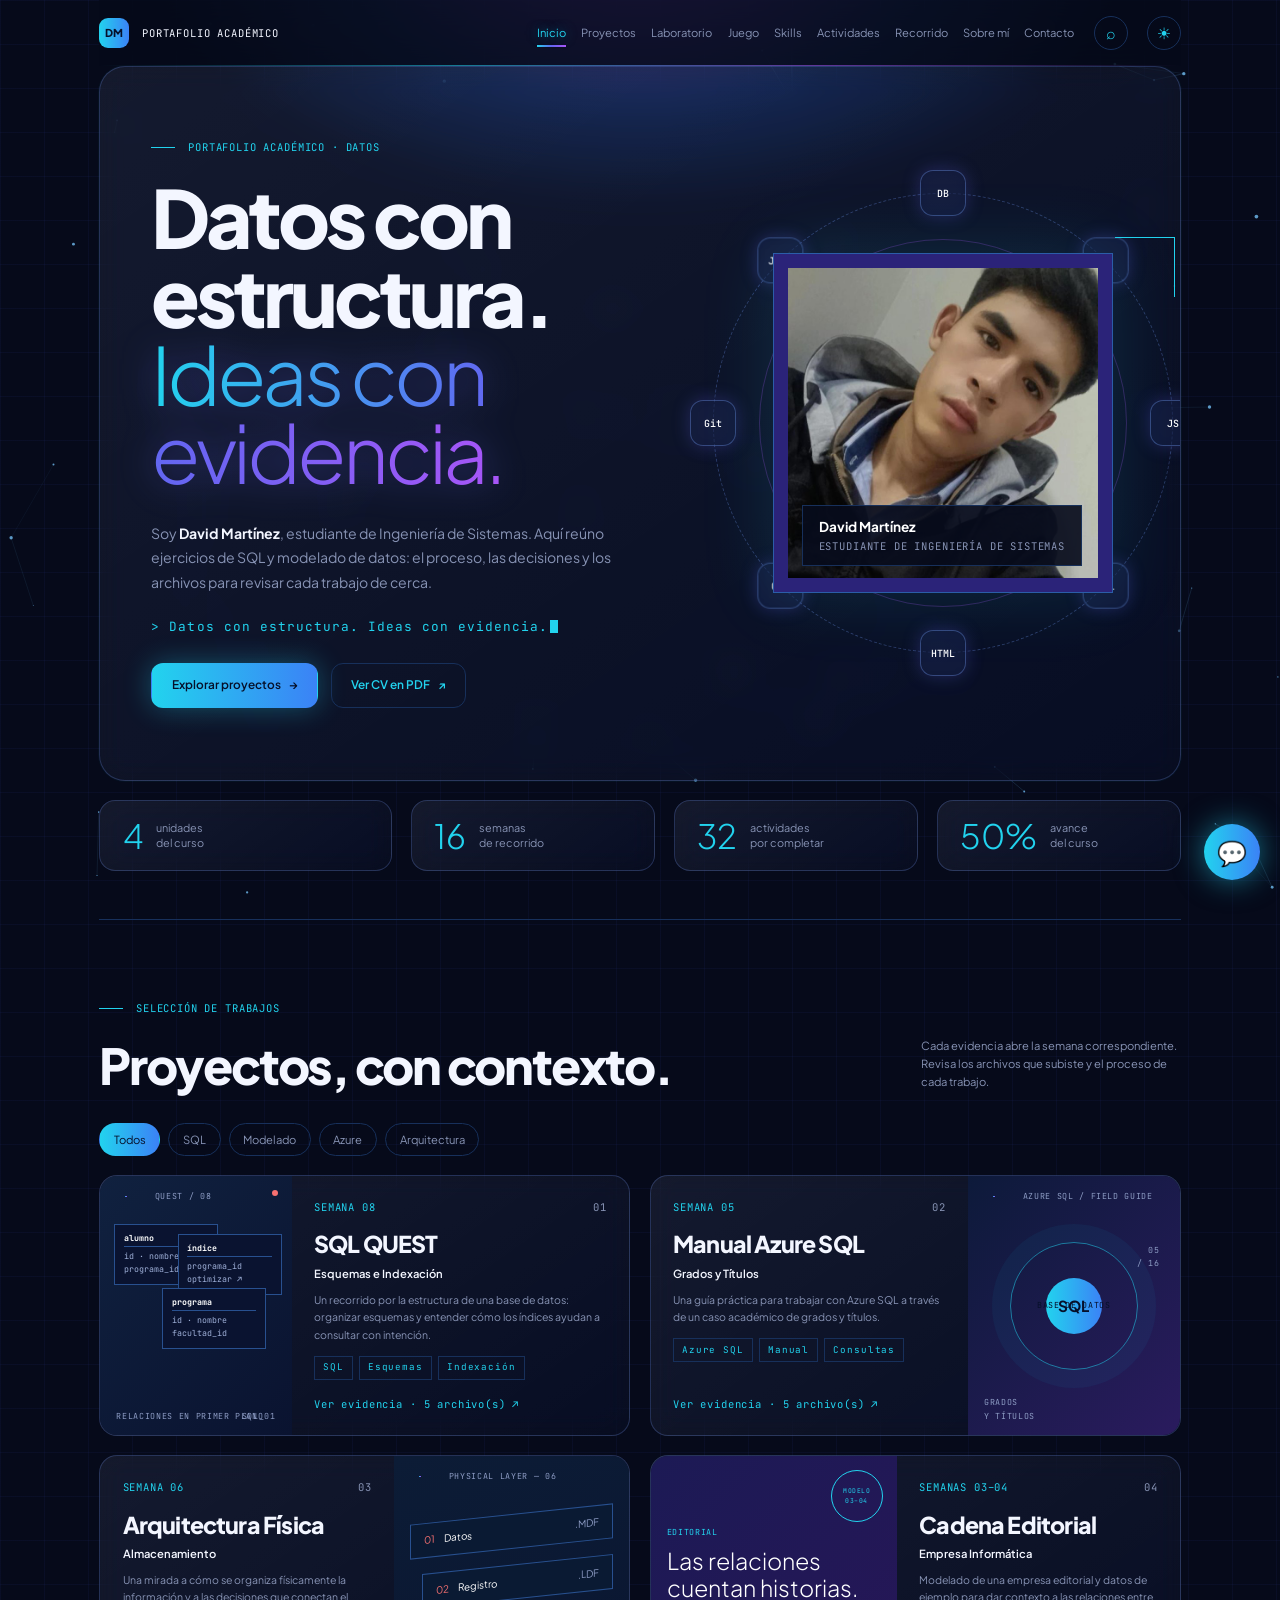
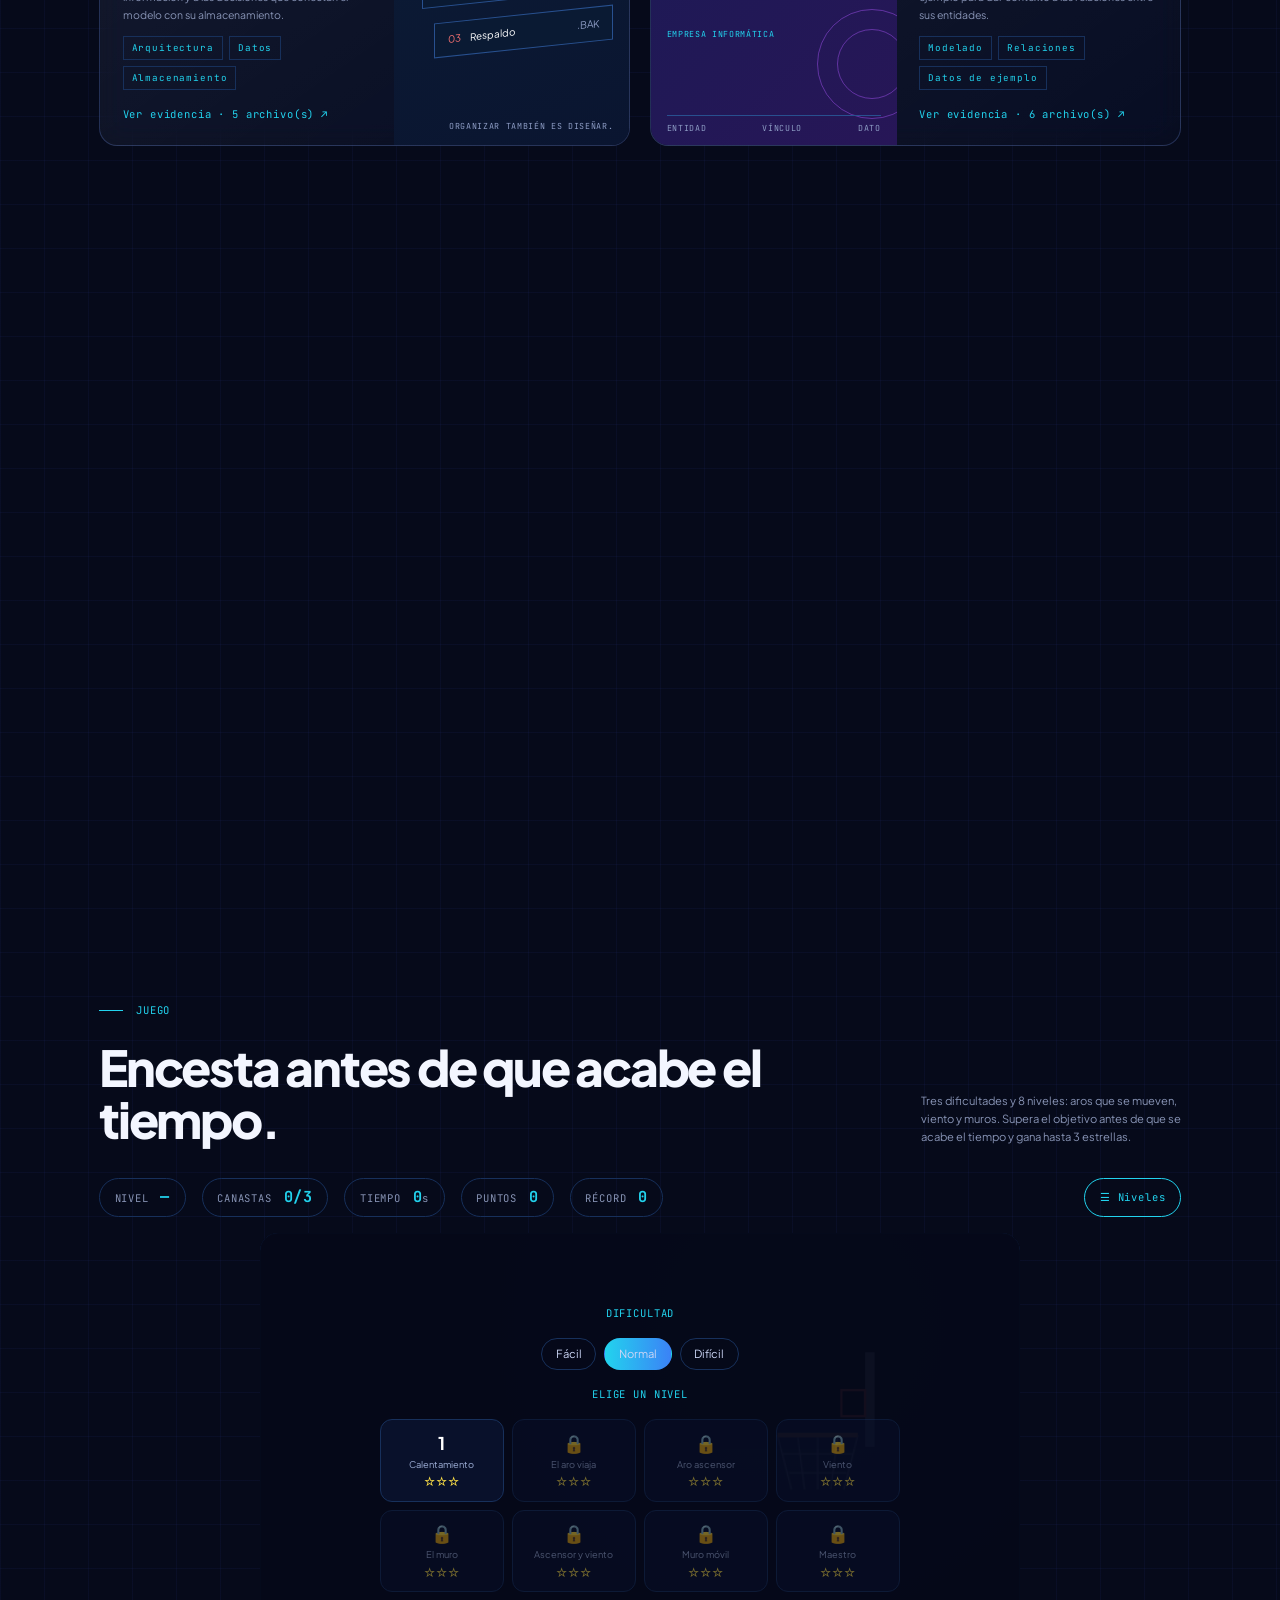
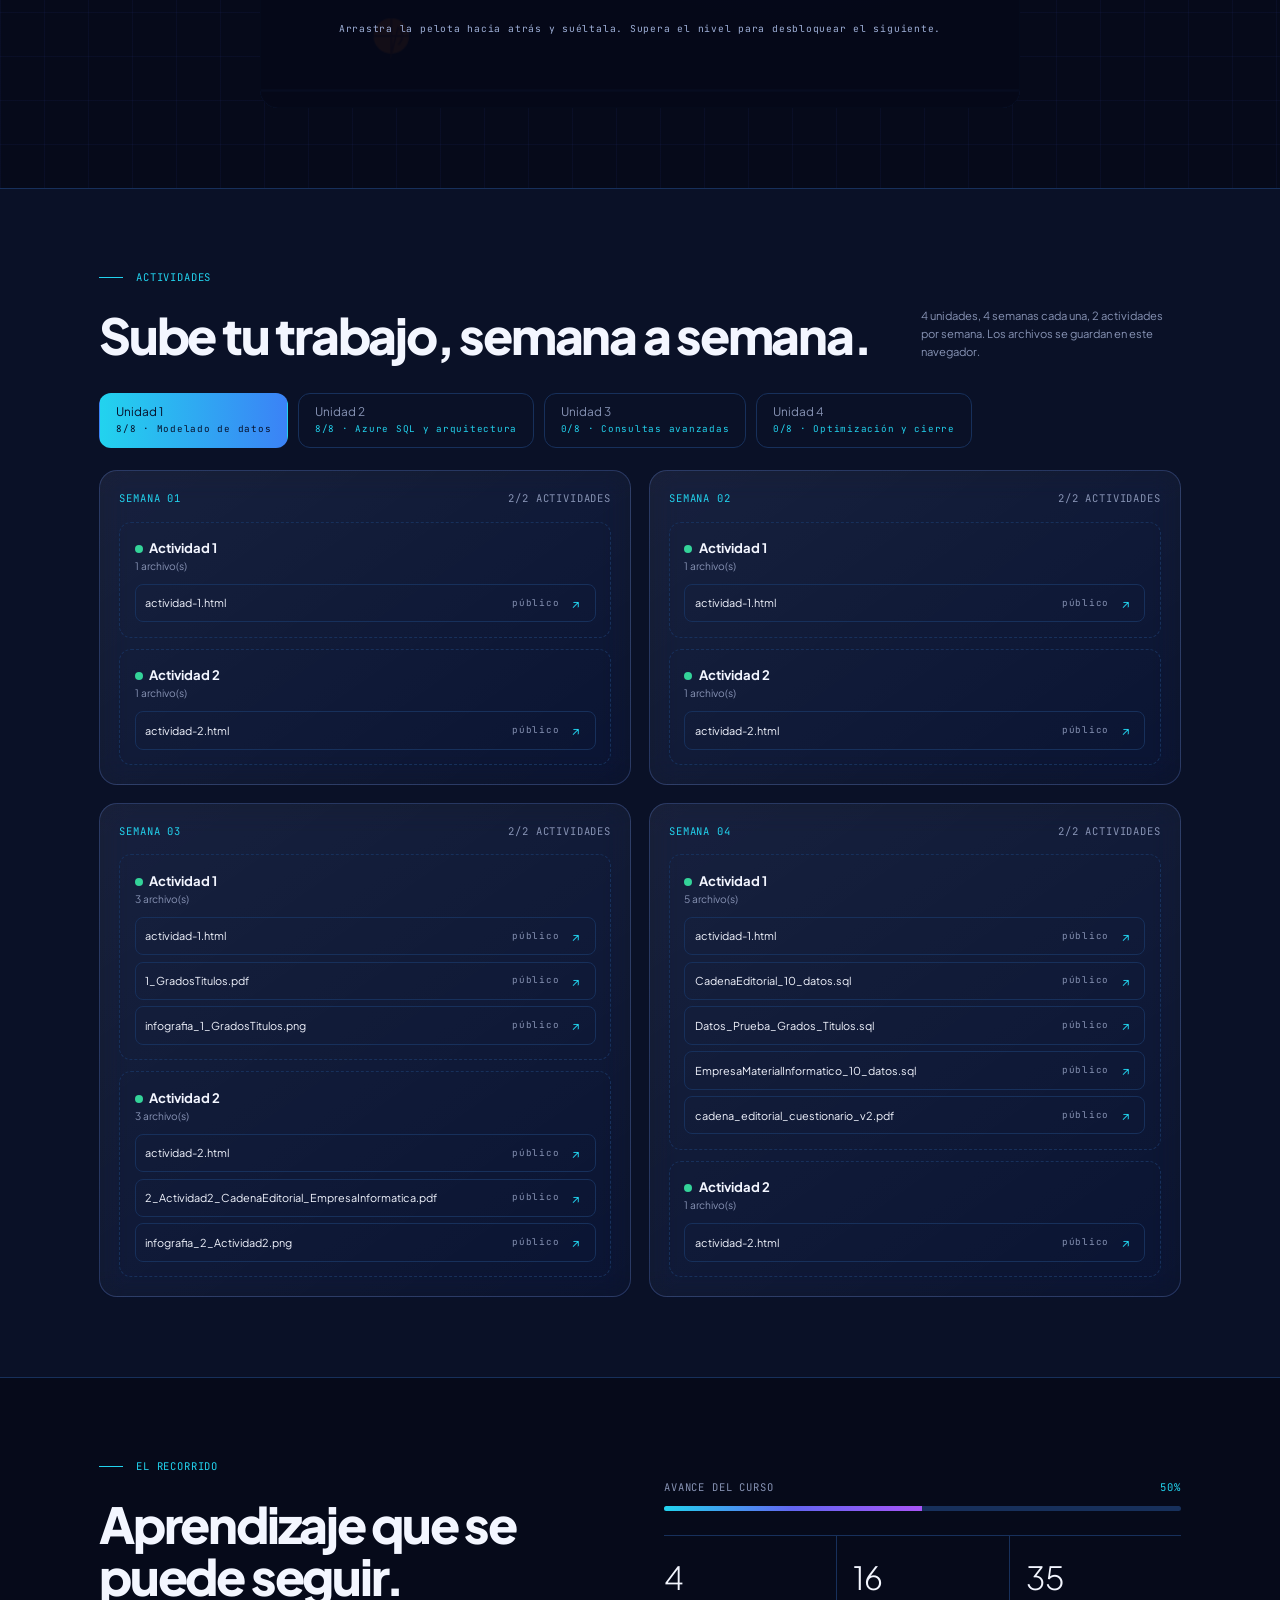
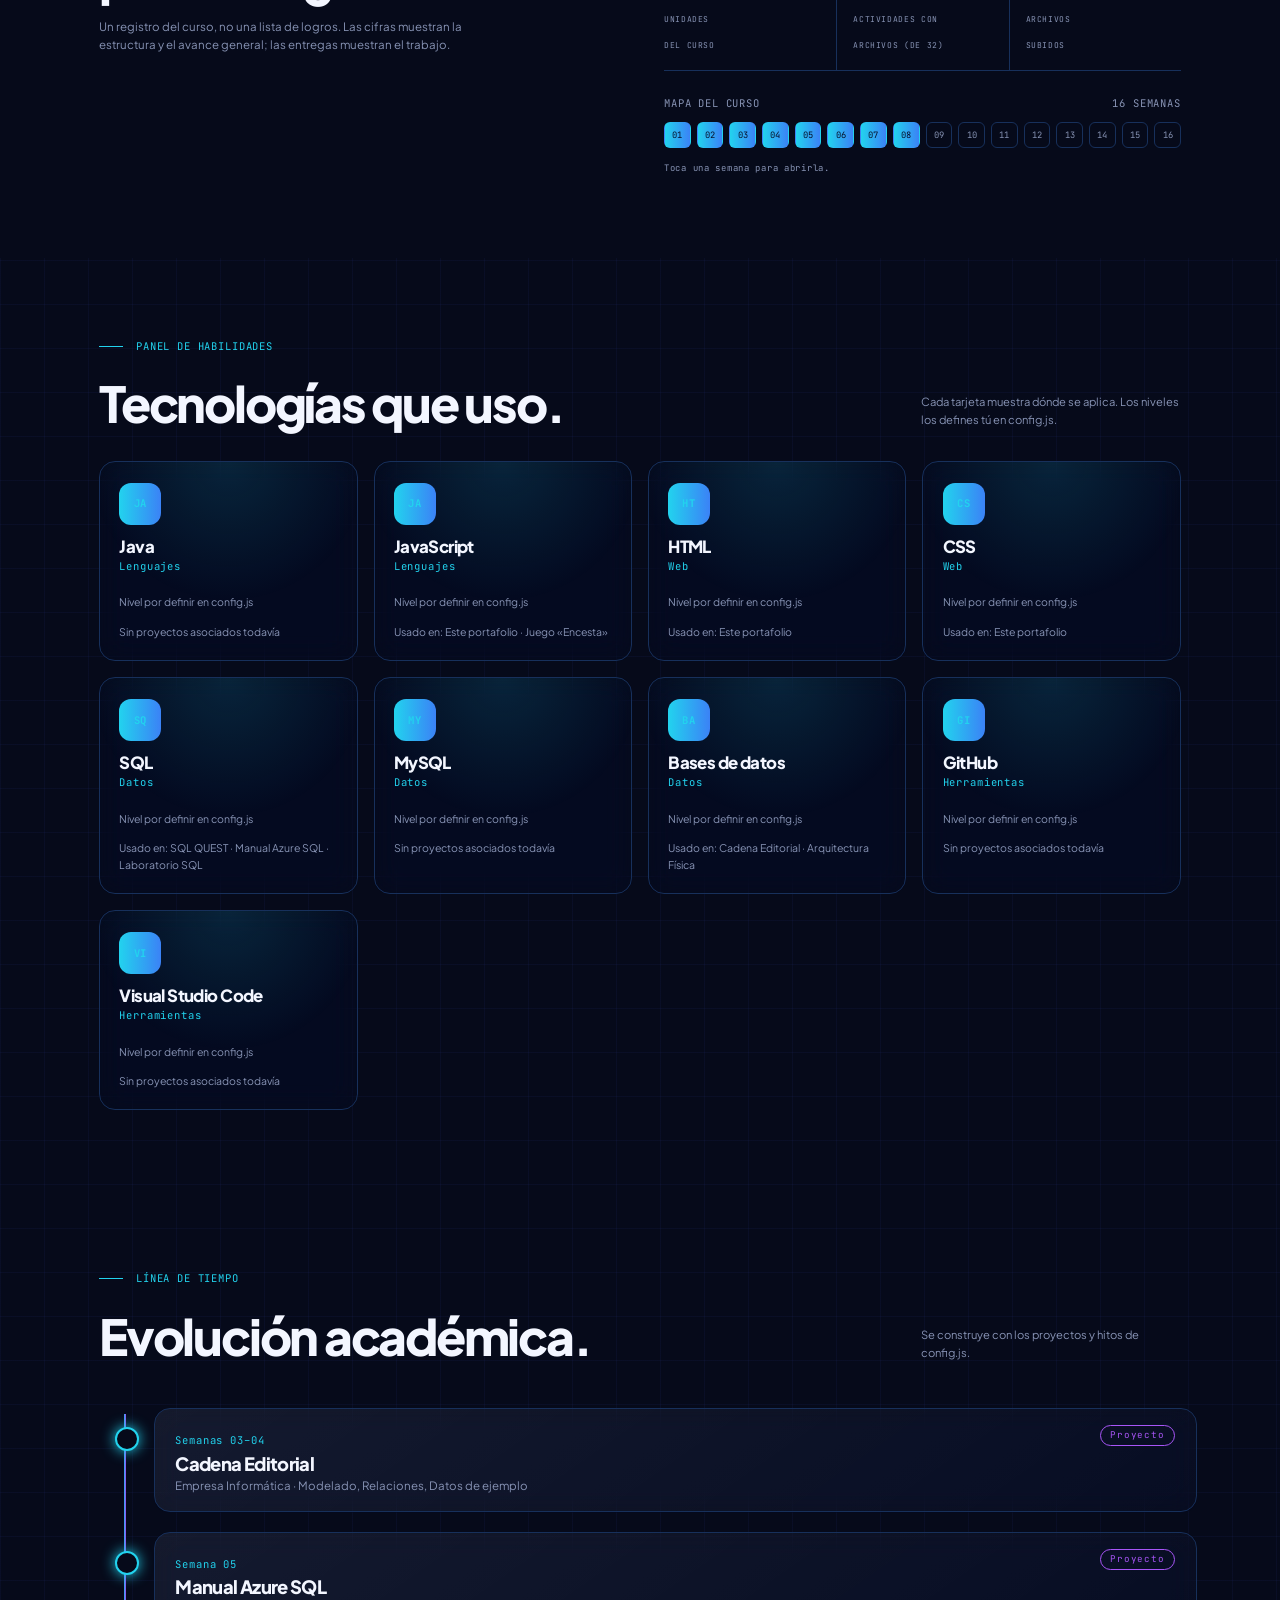
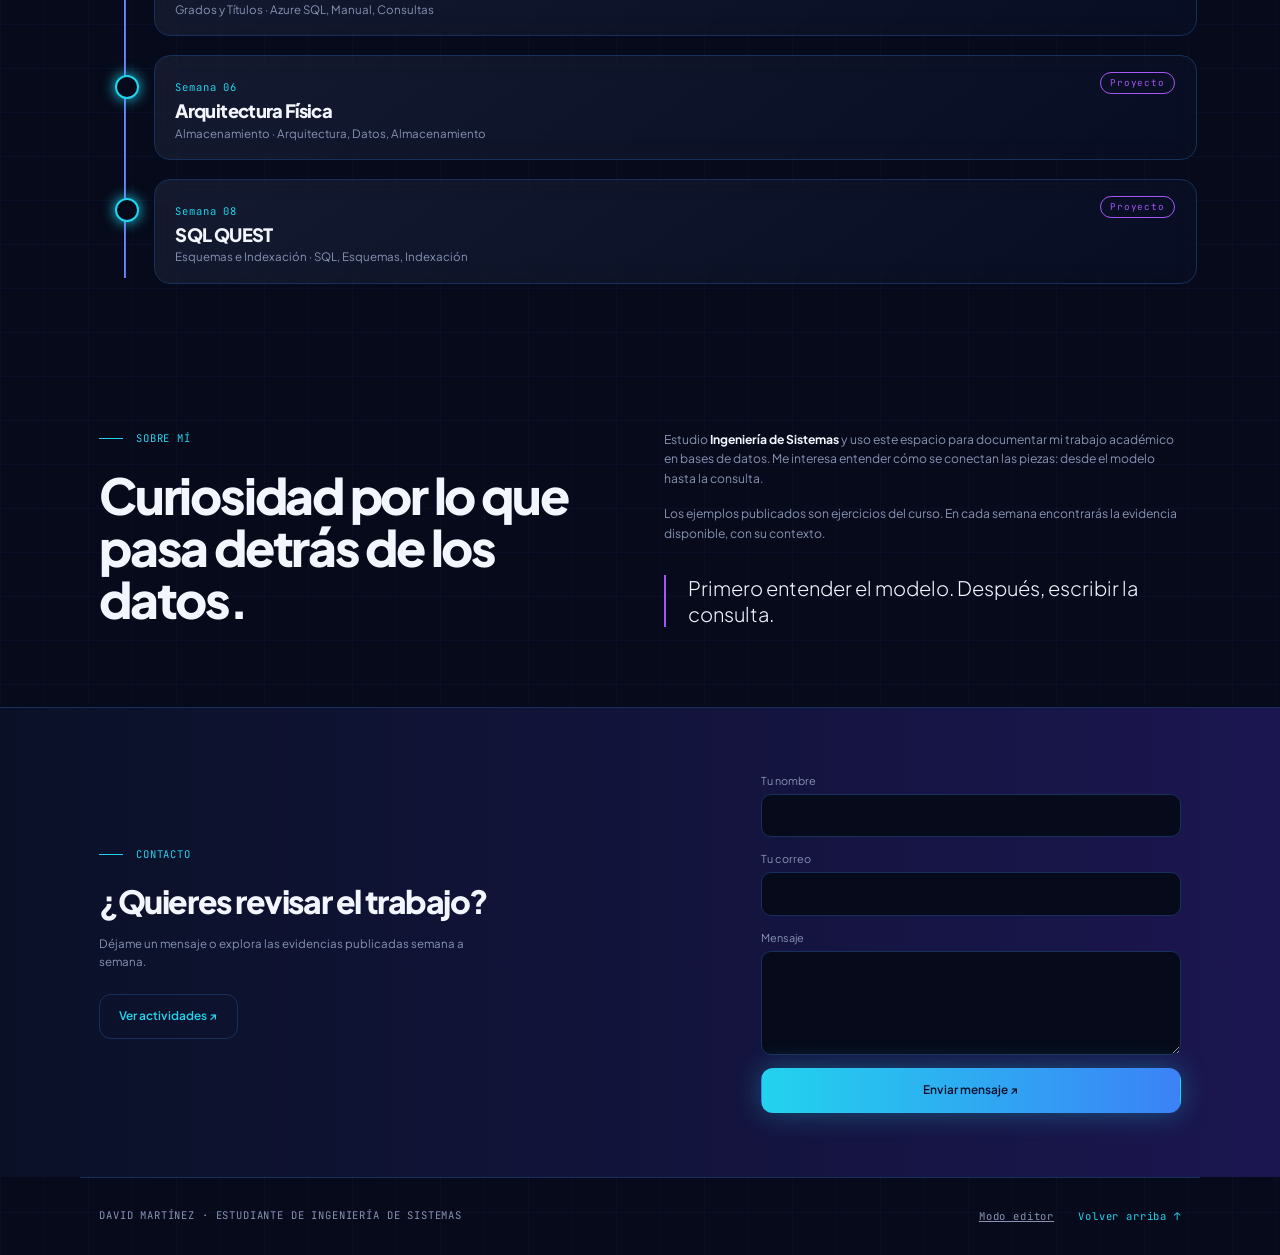
<file: final_ready/index.html>
<!DOCTYPE html>
<html lang="es" data-theme="dark">
<head>
<meta charset="UTF-8">
<meta name="viewport" content="width=device-width, initial-scale=1">
<title>David Martínez · Portafolio académico</title>
<link rel="preconnect" href="https://fonts.googleapis.com">
<link rel="preconnect" href="https://fonts.gstatic.com" crossorigin>
<link href="https://fonts.googleapis.com/css2?family=Plus+Jakarta+Sans:wght@300;400;600;800&family=JetBrains+Mono:wght@400;500&display=swap" rel="stylesheet">
<link rel="stylesheet" href="styles.css">
<link rel="stylesheet" href="futuro.css">
</head>
<body>
<div class="prog" id="prog"></div>
<div class="wrap">
<header class="nav">
  <a class="brand" href="#inicio"><span class="logo">DM</span><span class="mono">PORTAFOLIO ACADÉMICO</span></a>
  <nav id="menu"><a href="#inicio">Inicio</a><a href="#proyectos">Proyectos</a><a href="#laboratorio">Laboratorio</a><a href="#juego">Juego</a><a href="#skills">Skills</a><a href="#actividades">Actividades</a><a href="#recorrido">Recorrido</a><a href="#sobre-mi">Sobre mí</a><a href="#contacto">Contacto</a></nav>
  <button class="icon-btn" id="sBtn" type="button" aria-label="Buscar (Ctrl+K)">⌕</button>
  <button class="icon-btn" id="theme" aria-label="Cambiar tema">☀</button>
  <button class="icon-btn burger" id="burger" aria-label="Abrir menú">☰</button>
</header>

<section class="hero" id="inicio">
  <div class="hero-text">
    <p class="eyebrow mono">PORTAFOLIO ACADÉMICO · DATOS</p>
    <h1>Datos con estructura.<br><span class="grad">Ideas con evidencia.</span></h1>
    <p class="lead">Soy <strong>David Martínez</strong>, estudiante de Ingeniería de Sistemas. Aquí reúno ejercicios de SQL y modelado de datos: el proceso, las decisiones y los archivos para revisar cada trabajo de cerca.</p>
    <p class="typed mono" aria-live="off">&gt; <span id="typed"></span><i class="caret"></i></p>
    <div class="actions">
      <a class="btn primary" href="#actividades">Explorar proyectos <span>→</span></a>
      <button class="btn ghost" id="cvBtn" type="button">Ver CV en PDF <span>↗</span></button>
    </div>
  </div>
  <figure class="photo">
    <span class="bracket"></span>
    <div class="frame">
      <img id="fotoImg" src="img/foto.jpg" alt="Retrato de David Martínez" onerror="this.hidden=true;document.getElementById('fotoPh').hidden=false">
      <div class="ph" id="fotoPh" hidden>DM</div>
      <button class="chg mono" id="fotoBtn" type="button">CAMBIAR FOTO</button>
      <figcaption><b>David Martínez</b><span class="mono">ESTUDIANTE DE INGENIERÍA DE SISTEMAS</span></figcaption>
    </div>
    <span class="side s1 mono">SISTEMAS · DATOS · APRENDIZAJE</span>
    <span class="side s2 mono">APRENDER · MODELAR · DOCUMENTAR</span>
  </figure>
</section>

<section class="stats" aria-label="Cifras del curso">
  <div><b>4</b><span>unidades<br>del curso</span></div>
  <div><b>16</b><span>semanas<br>de recorrido</span></div>
  <div><b>32</b><span>actividades<br>por completar</span></div>
  <div><b id="stPct">0%</b><span>avance<br>del curso</span></div>
</section>

<section class="sec" id="proyectos">
  <div class="sec-head">
    <div><p class="eyebrow mono">SELECCIÓN DE TRABAJOS</p><h2>Proyectos, con contexto.</h2></div>
    <p class="note">Cada evidencia abre la semana correspondiente. Revisa los archivos que subiste y el proceso de cada trabajo.</p>
  </div>
  <div class="chips" role="group" aria-label="Filtrar proyectos"><button type="button" data-f="todos" aria-pressed="true">Todos</button><button type="button" data-f="sql" aria-pressed="false">SQL</button><button type="button" data-f="modelado" aria-pressed="false">Modelado</button><button type="button" data-f="azure" aria-pressed="false">Azure</button><button type="button" data-f="arquitectura" aria-pressed="false">Arquitectura</button></div>
  <div class="grid">
    <article class="card c1" data-tags="sql indexacion">
      <div class="art"><span class="mono tl">QUEST / 08</span><i class="dot"></i>
        <div class="tbl t1"><b>alumno</b><i>id · nombre</i><i>programa_id</i></div>
        <div class="tbl t2"><b>índice</b><i>programa_id</i><i>optimizar ↗</i></div>
        <div class="tbl t3"><b>programa</b><i>id · nombre</i><i>facultad_id</i></div>
        <span class="mono bl">RELACIONES EN PRIMER PLANO</span><span class="mono br">SQL_01</span></div>
      <div class="body"><p class="mono meta"><span>SEMANA 08</span><span>01</span></p>
        <h3>SQL QUEST</h3><h4>Esquemas e Indexación</h4>
        <p>Un recorrido por la estructura de una base de datos: organizar esquemas y entender cómo los índices ayudan a consultar con intención.</p>
        <p class="tags mono"><span>SQL</span><span>Esquemas</span><span>Indexación</span></p>
        <button class="link mono" data-go="8" type="button">Ver evidencia <em>↗</em></button></div>
    </article>
    <article class="card c2" data-tags="azure sql">
      <div class="body"><p class="mono meta"><span>SEMANA 05</span><span>02</span></p>
        <h3>Manual Azure SQL</h3><h4>Grados y Títulos</h4>
        <p>Una guía práctica para trabajar con Azure SQL a través de un caso académico de grados y títulos.</p>
        <p class="tags mono"><span>Azure SQL</span><span>Manual</span><span>Consultas</span></p>
        <button class="link mono" data-go="5" type="button">Ver evidencia <em>↗</em></button></div>
      <div class="art"><span class="mono tl">AZURE SQL / FIELD GUIDE</span>
        <div class="orb"><div class="orb-in"><b>SQL</b><small class="mono">BASE DE DATOS</small></div></div>
        <span class="mono tr">05<br>/ 16</span><span class="mono bl">GRADOS<br>Y TÍTULOS</span></div>
    </article>
    <article class="card c3" data-tags="arquitectura">
      <div class="body"><p class="mono meta"><span>SEMANA 06</span><span>03</span></p>
        <h3>Arquitectura Física</h3><h4>Almacenamiento</h4>
        <p>Una mirada a cómo se organiza físicamente la información y a las decisiones que conectan el modelo con su almacenamiento.</p>
        <p class="tags mono"><span>Arquitectura</span><span>Datos</span><span>Almacenamiento</span></p>
        <button class="link mono" data-go="6" type="button">Ver evidencia <em>↗</em></button></div>
      <div class="art"><span class="mono tl">PHYSICAL LAYER — 06</span>
        <div class="layer l1"><em>01</em> Datos <u>.MDF</u></div><div class="layer l2"><em>02</em> Registro <u>.LDF</u></div><div class="layer l3"><em>03</em> Respaldo <u>.BAK</u></div>
        <span class="mono br">ORGANIZAR TAMBIÉN ES DISEÑAR.</span></div>
    </article>
    <article class="card c4" data-tags="modelado">
      <div class="art"><span class="mono badge">MODELO<br>03–04</span>
        <p class="mono tag-e">EDITORIAL</p><p class="big">Las relaciones cuentan historias.</p>
        <p class="mono tag-s">EMPRESA INFORMÁTICA</p><span class="ring"></span><span class="ring r2"></span>
        <p class="mono foot"><span>ENTIDAD</span><span>VÍNCULO</span><span>DATO</span></p></div>
      <div class="body"><p class="mono meta"><span>SEMANAS 03–04</span><span>04</span></p>
        <h3>Cadena Editorial</h3><h4>Empresa Informática</h4>
        <p>Modelado de una empresa editorial y datos de ejemplo para dar contexto a las relaciones entre sus entidades.</p>
        <p class="tags mono"><span>Modelado</span><span>Relaciones</span><span>Datos de ejemplo</span></p>
        <button class="link mono" data-go="3" type="button">Ver evidencia <em>↗</em></button></div>
    </article>
  </div>
</section>
</div>

<section class="sec" id="laboratorio">
  <div class="wrap">
    <div class="sec-head">
      <div><p class="eyebrow mono">LABORATORIO</p><h2>Pruébalo tú mismo.</h2></div>
      <p class="note">Una base de datos real corriendo en tu navegador, con las tablas de mis proyectos. Elige un ejemplo o escribe tu consulta.</p>
    </div>
    <div class="lab">
      <div class="panel">
        <p class="mono lbl">TABLAS · facultad · programa · alumno</p>
        <div class="chips" id="sqlChips"></div>
        <textarea id="sqlIn" class="sqlin mono" rows="5" spellcheck="false" aria-label="Consulta SQL"></textarea>
        <div class="actions"><button class="btn primary" id="sqlRun" type="button">Ejecutar ▶</button><button class="btn ghost" id="sqlReset" type="button">Reiniciar datos</button><span class="mono hint">Ctrl + Enter</span></div>
        <div id="sqlOut" class="out" aria-live="polite"><p class="mono hint">El resultado aparecerá aquí.</p></div>
      </div>
      <div class="panel" id="quiz"></div>
    </div>
  </div>
</section>

<section class="sec" id="juego">
  <div class="wrap">
    <div class="sec-head">
      <div><p class="eyebrow mono">JUEGO</p><h2>Encesta antes de que acabe el tiempo.</h2></div>
      <p class="note">Tres dificultades y 8 niveles: aros que se mueven, viento y muros. Supera el objetivo antes de que se acabe el tiempo y gana hasta 3 estrellas.</p>
    </div>
    <div class="hud mono"><span>NIVEL <b id="gLvl">—</b></span><span>CANASTAS <b id="gGoal">0/0</b></span><span>TIEMPO <b id="gTime">0</b>s</span><span>PUNTOS <b id="gScore">0</b></span><span>RÉCORD <b id="gBest">0</b></span><button class="mini mono" id="gMenu" type="button">☰ Niveles</button></div>
    <div class="gwrap"><canvas id="gm" width="640" height="400" aria-label="Juego de baloncesto: arrastra la pelota y suéltala"></canvas>
      <div class="gover" id="gOver"></div></div>
  </div>
</section>

<section class="band" id="actividades">
  <div class="wrap">
    <div class="sec-head">
      <div><p class="eyebrow mono">ACTIVIDADES</p><h2>Sube tu trabajo, semana a semana.</h2></div>
      <p class="note">4 unidades, 4 semanas cada una, 2 actividades por semana. Los archivos se guardan en este navegador.</p>
    </div>
    <div class="tabs" id="tabs" role="tablist"></div>
    <div class="weekgrid" id="panel"></div>
  </div>
</section>

<section class="sec band2" id="recorrido">
  <div class="wrap split">
    <div><p class="eyebrow mono">EL RECORRIDO</p><h2>Aprendizaje que se puede seguir.</h2>
      <p class="muted">Un registro del curso, no una lista de logros. Las cifras muestran la estructura y el avance general; las entregas muestran el trabajo.</p></div>
    <div class="course">
      <p class="mono row"><span>AVANCE DEL CURSO</span><span class="cy" id="pct">0%</span></p>
      <div class="bar"><i id="bar"></i></div>
      <div class="trio"><div><b>4</b><span class="mono">UNIDADES<br>DEL CURSO</span></div><div><b id="nDone">0</b><span class="mono">ACTIVIDADES CON<br>ARCHIVOS (DE 32)</span></div><div><b id="nFiles">0</b><span class="mono">ARCHIVOS<br>SUBIDOS</span></div></div>
      <p class="mono row"><span>MAPA DEL CURSO</span><span>16 SEMANAS</span></p>
      <div class="weeks" id="weeks" role="group" aria-label="Semanas"></div>
      <p class="mono hint" id="hint">Toca una semana para abrirla.</p>
    </div>
  </div>
</section>

<section class="sec" id="skills">
  <div class="wrap">
    <div class="sec-head"><div><p class="eyebrow mono">PANEL DE HABILIDADES</p><h2>Tecnologías que uso.</h2></div><p class="note">Cada tarjeta muestra dónde se aplica. Los niveles los defines tú en config.js.</p></div>
    <div class="skills" id="skillGrid"></div>
  </div>
</section>

<section class="sec" id="linea">
  <div class="wrap">
    <div class="sec-head"><div><p class="eyebrow mono">LÍNEA DE TIEMPO</p><h2>Evolución académica.</h2></div><p class="note">Se construye con los proyectos y hitos de config.js.</p></div>
    <ol class="tl" id="tl"></ol>
  </div>
</section>

<section class="sec" id="sobre-mi">
  <div class="wrap split">
    <div><p class="eyebrow mono">SOBRE MÍ</p><h2>Curiosidad por lo que pasa detrás de los datos.</h2></div>
    <div class="about">
      <p>Estudio <strong>Ingeniería de Sistemas</strong> y uso este espacio para documentar mi trabajo académico en bases de datos. Me interesa entender cómo se conectan las piezas: desde el modelo hasta la consulta.</p>
      <p>Los ejemplos publicados son ejercicios del curso. En cada semana encontrarás la evidencia disponible, con su contexto.</p>
      <blockquote>Primero entender el modelo. Después, escribir la consulta.</blockquote>
    </div>
  </div>
</section>

<section class="cta" id="contacto">
  <div class="wrap cta-in">
    <div><p class="eyebrow mono">CONTACTO</p><h2>¿Quieres revisar el trabajo?</h2><p class="muted">Déjame un mensaje o explora las evidencias publicadas semana a semana.</p>
      <div class="actions" style="margin-top:1.4rem"><a class="btn ghost" href="#actividades">Ver actividades ↗</a><button class="btn primary editor-only" id="cvUp" type="button">Subir / cambiar CV ↑</button></div></div>
    <form class="form" id="msgForm">
      <label>Tu nombre<input name="name" required autocomplete="name"></label>
      <label>Tu correo<input name="mail" type="email" required autocomplete="email"></label>
      <label>Mensaje<textarea name="msg" rows="4" required></textarea></label>
      <button class="btn primary" type="submit">Enviar mensaje ↗</button>
    </form>
  </div>
</section>
<footer class="wrap"><span class="mono">DAVID MARTÍNEZ · ESTUDIANTE DE INGENIERÍA DE SISTEMAS</span><span><button class="mono edbtn" id="edBtn" type="button">Modo editor</button> <a class="mono cy" href="#inicio">Volver arriba ↑</a></span></footer>

<input type="file" id="cvIn" accept=".pdf,application/pdf" hidden>
<input type="file" id="fotoIn" accept="image/*" hidden>
<div class="toast" id="toast" role="status" aria-live="polite"></div>
<script src="config.js"></script>
<script src="script.js"></script>
<script src="futuro.js"></script>
</body>
</html>
</file>
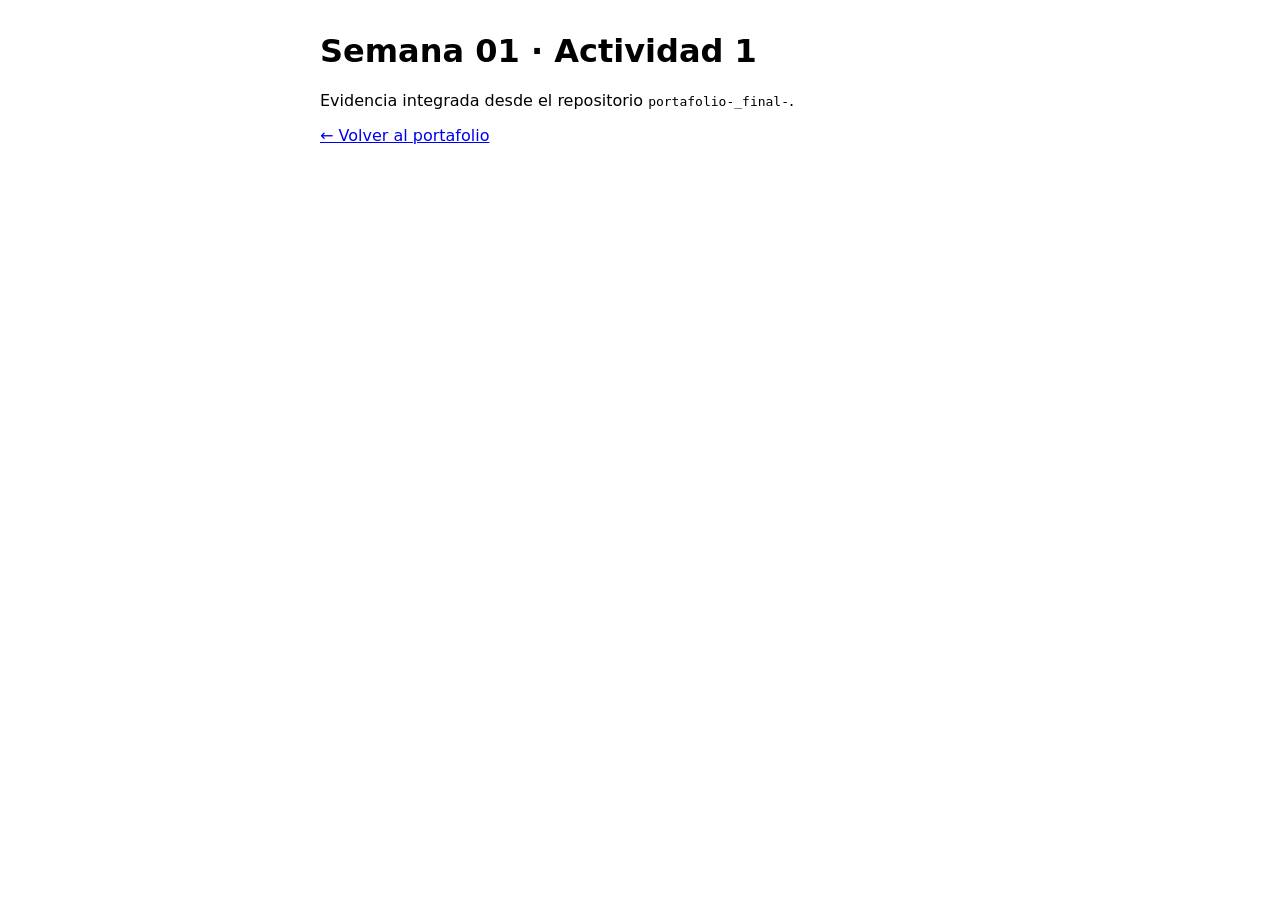
<file: evidencias/semana-01/actividad-1.html>
<!doctype html>
<html lang="es">
<head>
<meta charset="utf-8">
<meta name="viewport" content="width=device-width, initial-scale=1">
<title>Semana 01 · Actividad 1</title>
<style>body{font-family:system-ui;max-width:40rem;margin:2rem auto;padding:0 1rem}</style>
</head>
<body>
<h1>Semana 01 · Actividad 1</h1>
<p>Evidencia integrada desde el repositorio <code>portafolio-_final-</code>.</p>
<p><a href="../../index.html">← Volver al portafolio</a></p>
</body>
</html>
</file>
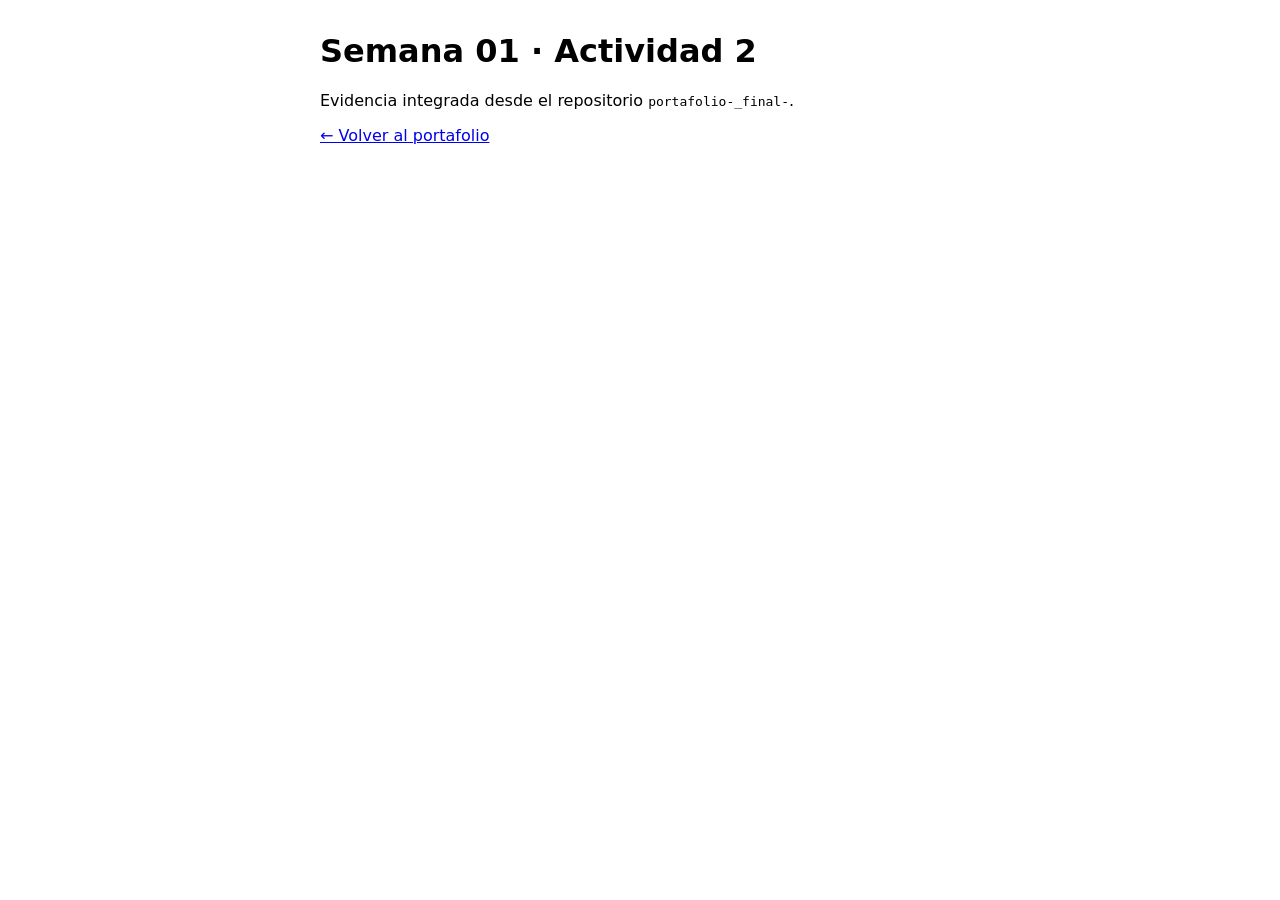
<file: evidencias/semana-01/actividad-2.html>
<!doctype html>
<html lang="es">
<head>
<meta charset="utf-8">
<meta name="viewport" content="width=device-width, initial-scale=1">
<title>Semana 01 · Actividad 2</title>
<style>body{font-family:system-ui;max-width:40rem;margin:2rem auto;padding:0 1rem}</style>
</head>
<body>
<h1>Semana 01 · Actividad 2</h1>
<p>Evidencia integrada desde el repositorio <code>portafolio-_final-</code>.</p>
<p><a href="../../index.html">← Volver al portafolio</a></p>
</body>
</html>
</file>
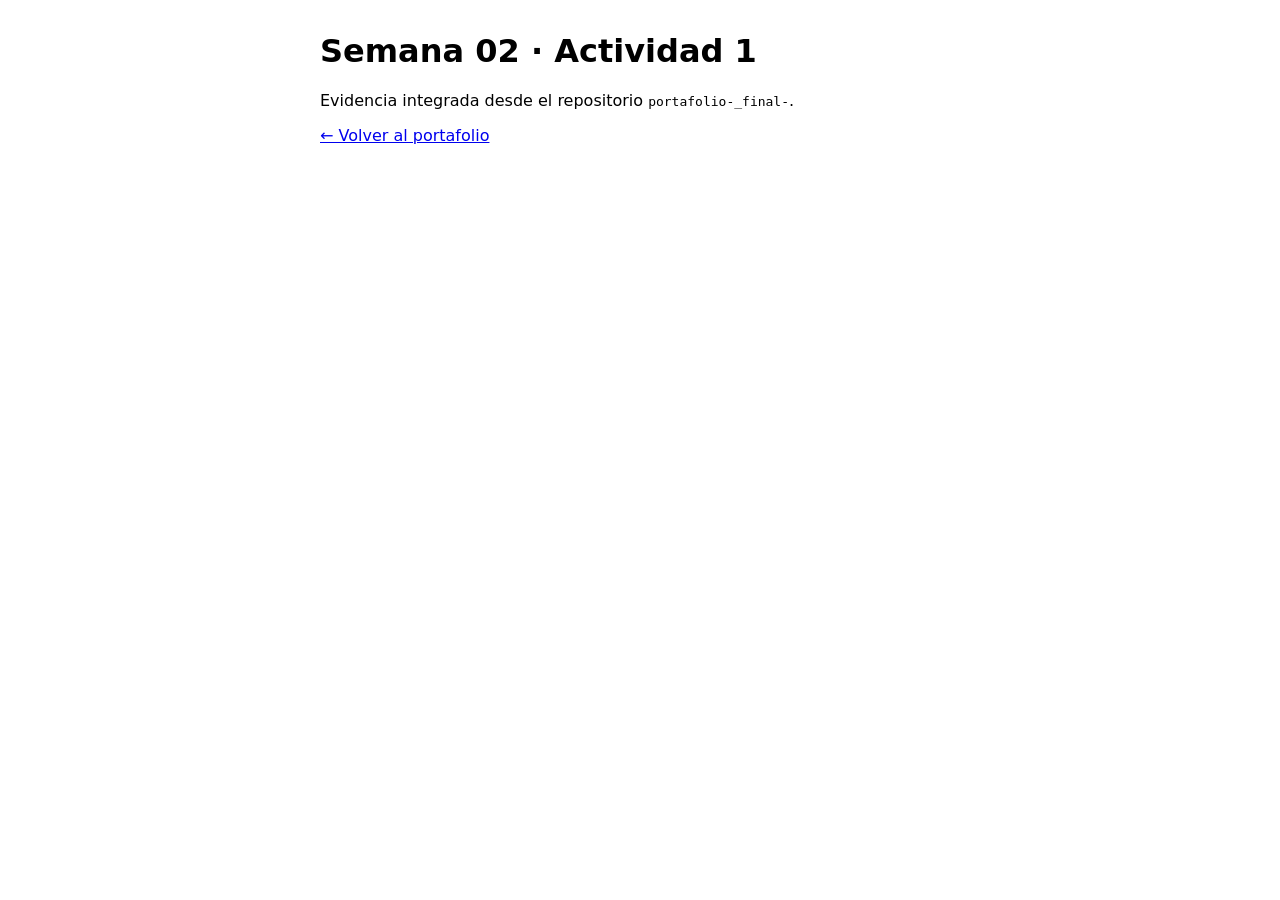
<file: evidencias/semana-02/actividad-1.html>
<!doctype html>
<html lang="es">
<head>
<meta charset="utf-8">
<meta name="viewport" content="width=device-width, initial-scale=1">
<title>Semana 02 · Actividad 1</title>
<style>body{font-family:system-ui;max-width:40rem;margin:2rem auto;padding:0 1rem}</style>
</head>
<body>
<h1>Semana 02 · Actividad 1</h1>
<p>Evidencia integrada desde el repositorio <code>portafolio-_final-</code>.</p>
<p><a href="../../index.html">← Volver al portafolio</a></p>
</body>
</html>
</file>
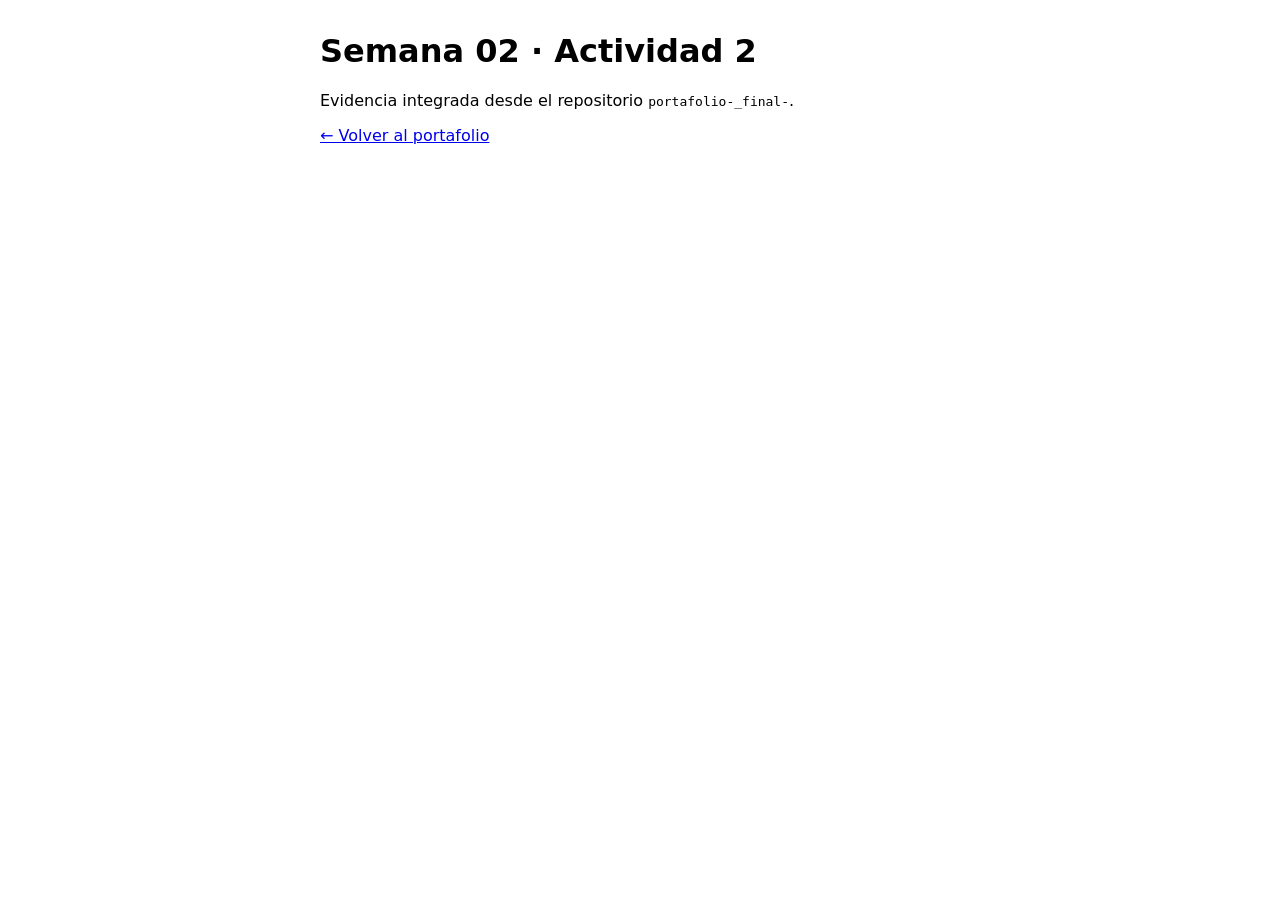
<file: evidencias/semana-02/actividad-2.html>
<!doctype html>
<html lang="es">
<head>
<meta charset="utf-8">
<meta name="viewport" content="width=device-width, initial-scale=1">
<title>Semana 02 · Actividad 2</title>
<style>body{font-family:system-ui;max-width:40rem;margin:2rem auto;padding:0 1rem}</style>
</head>
<body>
<h1>Semana 02 · Actividad 2</h1>
<p>Evidencia integrada desde el repositorio <code>portafolio-_final-</code>.</p>
<p><a href="../../index.html">← Volver al portafolio</a></p>
</body>
</html>
</file>
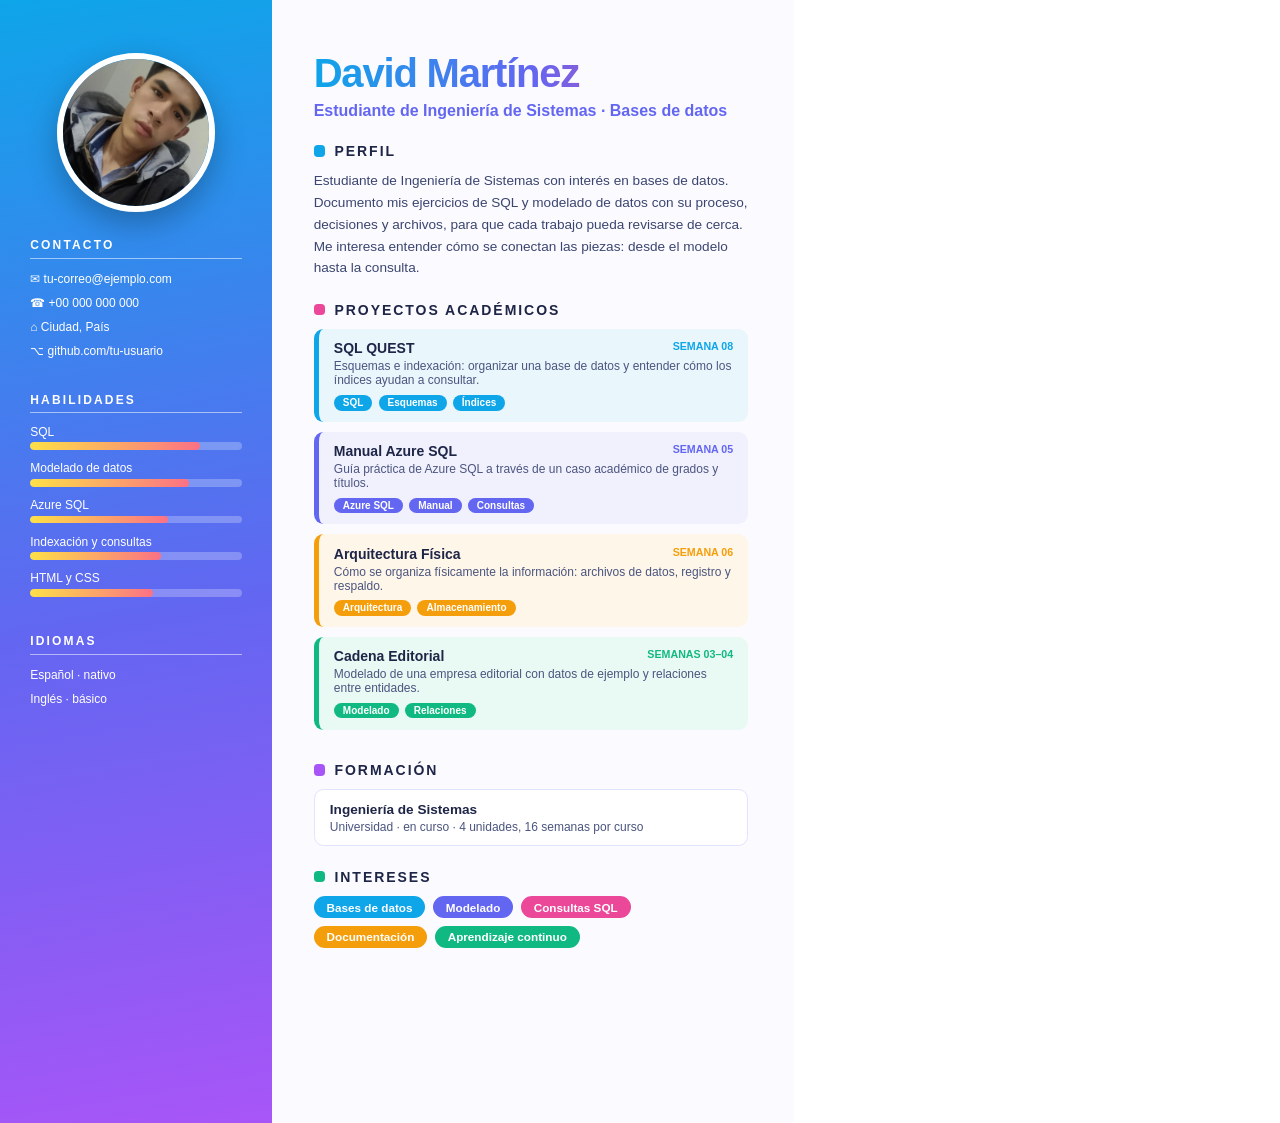
<file: final_ready/cv/cv.html>
<!DOCTYPE html>
<html lang="es"><head><meta charset="UTF-8"><title>CV · David Martínez</title>
<style>
@page{size:A4;margin:0}*{box-sizing:border-box;margin:0}
body{width:210mm;height:297mm;display:grid;grid-template-columns:72mm 1fr;font-family:'Segoe UI','Helvetica Neue',Arial,sans-serif;color:#1e2547;font-size:10.2pt;-webkit-print-color-adjust:exact;print-color-adjust:exact}
aside{padding:14mm 8mm;color:#fff;background:linear-gradient(170deg,#0ea5e9 0%,#6366f1 55%,#a855f7 100%);display:flex;flex-direction:column;gap:7mm}
.pic{width:42mm;height:42mm;margin:0 auto;border-radius:50%;border:1.6mm solid #fff;object-fit:cover;box-shadow:0 3mm 8mm #0004}
aside h2{font-size:9pt;letter-spacing:.18em;text-transform:uppercase;border-bottom:.4mm solid #fff8;padding-bottom:1.5mm;margin-bottom:3mm}
aside ul{padding:0}aside p,aside li{font-size:9pt;line-height:1.5;list-style:none}aside li{margin-bottom:1.6mm}
.sk{margin-bottom:3mm;font-size:9pt}.sk i{display:block;height:2mm;margin-top:1mm;border-radius:2mm;background:#ffffff40;overflow:hidden}.sk i b{display:block;height:100%;border-radius:2mm;background:linear-gradient(90deg,#fde047,#fb7185)}
main{padding:14mm 12mm 12mm 11mm;display:flex;flex-direction:column;gap:6mm;background:#fbfbff}
.hd h1{font-size:30pt;line-height:1;letter-spacing:-.03em;font-weight:800;background:linear-gradient(90deg,#0ea5e9,#6366f1,#ec4899);-webkit-background-clip:text;background-clip:text;color:transparent}
.hd p{margin-top:2.5mm;font-size:12pt;color:#6366f1;font-weight:600}
h3{font-size:10.5pt;letter-spacing:.14em;text-transform:uppercase;display:flex;align-items:center;gap:2.5mm;margin-bottom:3mm}h3:before{content:"";width:3mm;height:3mm;border-radius:1mm;background:var(--c,#6366f1)}
.card{padding:3mm 4mm;border-radius:2.5mm;margin-bottom:2.6mm;border-left:1.4mm solid var(--c);background:color-mix(in srgb,var(--c) 9%,white)}
.card b{display:flex;justify-content:space-between;font-size:10.5pt}.card b span{font-size:8pt;color:var(--c);font-weight:700}.card p{font-size:9pt;color:#4b557f;margin-top:.8mm}
.tags{display:flex;gap:1.6mm;flex-wrap:wrap;margin-top:2mm}.tags span{padding:.6mm 2.4mm;border-radius:5mm;font-size:7.5pt;font-weight:600;color:#fff;background:var(--c)}
.chips{display:flex;gap:2mm;flex-wrap:wrap}.chips span{padding:1.2mm 3.4mm;border-radius:5mm;font-size:8.8pt;font-weight:600;color:#fff}
.edu{padding:3mm 4mm;border-radius:2.5mm;background:#fff;border:.3mm solid #e0e4ff}
</style></head><body>
<aside>
  <img class="pic" src="../img/foto.jpg" alt="David Martínez">
  <section><h2>Contacto</h2><ul><li>✉ tu-correo@ejemplo.com</li><li>☎ +00 000 000 000</li><li>⌂ Ciudad, País</li><li>⌥ github.com/tu-usuario</li></ul></section>
  <section><h2>Habilidades</h2>
    <div class="sk">SQL<i><b style="width:80%"></b></i></div><div class="sk">Modelado de datos<i><b style="width:75%"></b></i></div>
    <div class="sk">Azure SQL<i><b style="width:65%"></b></i></div><div class="sk">Indexación y consultas<i><b style="width:62%"></b></i></div><div class="sk">HTML y CSS<i><b style="width:58%"></b></i></div></section>
  <section><h2>Idiomas</h2><ul><li>Español · nativo</li><li>Inglés · básico</li></ul></section>
</aside>
<main>
  <div class="hd"><h1>David Martínez</h1><p>Estudiante de Ingeniería de Sistemas · Bases de datos</p></div>
  <section><h3 style="--c:#0ea5e9">Perfil</h3><p style="line-height:1.6;color:#3b4570">Estudiante de Ingeniería de Sistemas con interés en bases de datos. Documento mis ejercicios de SQL y modelado de datos con su proceso, decisiones y archivos, para que cada trabajo pueda revisarse de cerca. Me interesa entender cómo se conectan las piezas: desde el modelo hasta la consulta.</p></section>
  <section><h3 style="--c:#ec4899">Proyectos académicos</h3>
    <div class="card" style="--c:#0ea5e9"><b>SQL QUEST <span>SEMANA 08</span></b><p>Esquemas e indexación: organizar una base de datos y entender cómo los índices ayudan a consultar.</p><div class="tags"><span>SQL</span><span>Esquemas</span><span>Índices</span></div></div>
    <div class="card" style="--c:#6366f1"><b>Manual Azure SQL <span>SEMANA 05</span></b><p>Guía práctica de Azure SQL a través de un caso académico de grados y títulos.</p><div class="tags"><span>Azure SQL</span><span>Manual</span><span>Consultas</span></div></div>
    <div class="card" style="--c:#f59e0b"><b>Arquitectura Física <span>SEMANA 06</span></b><p>Cómo se organiza físicamente la información: archivos de datos, registro y respaldo.</p><div class="tags"><span>Arquitectura</span><span>Almacenamiento</span></div></div>
    <div class="card" style="--c:#10b981"><b>Cadena Editorial <span>SEMANAS 03–04</span></b><p>Modelado de una empresa editorial con datos de ejemplo y relaciones entre entidades.</p><div class="tags"><span>Modelado</span><span>Relaciones</span></div></div></section>
  <section><h3 style="--c:#a855f7">Formación</h3><div class="edu"><b>Ingeniería de Sistemas</b><p style="font-size:9pt;color:#4b557f;margin-top:.8mm">Universidad · en curso · 4 unidades, 16 semanas por curso</p></div></section>
  <section><h3 style="--c:#10b981">Intereses</h3><div class="chips"><span style="background:#0ea5e9">Bases de datos</span><span style="background:#6366f1">Modelado</span><span style="background:#ec4899">Consultas SQL</span><span style="background:#f59e0b">Documentación</span><span style="background:#10b981">Aprendizaje continuo</span></div></section>
</main></body></html>
</file>
<file: final_ready/styles.css>
:root{--bg:#060a1a;--bg2:#0a1127;--panel:#0b1330;--line:#17305b;--tx:#f3f6ff;--mu:#8793b4;--cy:#22d3ee;--vi:#a855f7;--grid:rgba(70,110,255,.05);--grad:linear-gradient(90deg,#22d3ee,#6366f1,#a855f7);--btn:linear-gradient(90deg,#22d3ee,#3b82f6)}
[data-theme=light]{--bg:#f3f6ff;--bg2:#e8eeff;--panel:#fff;--line:#c3d1ee;--tx:#0b1230;--mu:#4d5c85;--cy:#0b86a8;--grid:rgba(40,70,160,.06)}
*{box-sizing:border-box;margin:0}html{scroll-behavior:smooth;scroll-padding-top:80px}
body{font-family:'Plus Jakarta Sans',system-ui,sans-serif;background:var(--bg);color:var(--tx);line-height:1.6;background-image:linear-gradient(var(--grid) 1px,transparent 1px),linear-gradient(90deg,var(--grid) 1px,transparent 1px);background-size:44px 44px}
.mono{font-family:'JetBrains Mono',monospace;font-size:.66rem;letter-spacing:.08em}
a{color:inherit;text-decoration:none}button{font:inherit;color:inherit;cursor:pointer}
:focus-visible{outline:2px solid var(--cy);outline-offset:3px}
.wrap{max-width:1120px;margin-inline:auto;padding-inline:1.2rem}
.nav{position:sticky;top:0;z-index:30;display:flex;align-items:center;gap:1.2rem;padding:1rem 0;background:var(--bg)}
.brand{display:flex;align-items:center;gap:.8rem}.logo{display:grid;place-items:center;width:30px;height:30px;border-radius:9px;background:var(--btn);color:#06102a;font-size:.68rem;font-weight:800}
#menu{display:flex;gap:1.7rem;margin-left:auto;font-size:.76rem;color:var(--mu)}#menu a:hover{color:var(--cy)}
.icon-btn{width:34px;height:34px;border-radius:50%;border:1px solid var(--line);background:transparent;color:var(--cy)}.burger{display:none}
.hero{position:relative;display:grid;grid-template-columns:1.15fr .85fr;align-items:center;gap:2rem;padding:4.5rem 4.2rem 4.5rem 0;min-height:640px;border:1px solid var(--line);border-radius:26px;background:radial-gradient(circle at 85% 35%,#2a1f6a55,transparent 55%),var(--bg2);box-shadow:0 0 0 1px #22d3ee0a}
.hero-text{padding-left:3.2rem}
.eyebrow{color:var(--cy);display:flex;align-items:center;gap:.8rem;margin-bottom:1.4rem}.eyebrow:before{content:"";width:24px;height:1px;background:var(--cy)}
h1{font-size:clamp(2.7rem,6.6vw,5rem);line-height:.98;font-weight:800;letter-spacing:-.05em}
.grad{font-weight:300;background:var(--grad);-webkit-background-clip:text;background-clip:text;color:transparent}
.lead{max-width:470px;margin:1.8rem 0 1.8rem;color:var(--mu);font-size:.88rem;line-height:1.75}.lead strong,.about strong{color:var(--tx)}
.actions{display:flex;gap:.8rem;flex-wrap:wrap}
.btn{display:inline-flex;align-items:center;gap:.5rem;padding:.75rem 1.2rem;border-radius:12px;font-size:.74rem;font-weight:600;border:1px solid transparent;transition:transform .2s}
.btn:hover{transform:translateY(-2px)}.primary{background:var(--btn);color:#06102a;box-shadow:0 0 28px #22d3ee55}.ghost{border-color:var(--line);color:var(--cy);background:transparent}
.photo{position:relative;justify-self:end;width:min(100%,340px)}
.frame{position:relative;padding:14px;border:1px solid #2b5da8;background:#2b2379;box-shadow:0 0 70px #22d3ee22}
.frame img,.ph{display:block;width:100%;aspect-ratio:1/1.0;object-fit:cover}.ph{display:grid;place-items:center;font-size:4.5rem;font-weight:800;background:var(--btn);color:#06102a}
.chg{position:absolute;top:22px;left:22px;padding:.3rem .6rem;background:#070b1ccc;border:1px solid var(--line);color:var(--cy);font-size:.52rem;opacity:0;transition:.2s}.frame:hover .chg,.chg:focus-visible{opacity:1}
figcaption{position:absolute;left:28px;bottom:26px;padding:.65rem 1rem;background:#070b1ce8;border:1px solid var(--line);display:grid;color:#fff;font-size:.85rem}figcaption span{color:var(--mu);font-size:.5rem}
.side{position:absolute;right:-34px;writing-mode:vertical-rl;color:var(--mu);letter-spacing:.3em;font-size:.55rem}.s1{top:16px}.s2{bottom:-10px}
.bracket{position:absolute;top:-16px;right:-62px;width:60px;height:60px;border-top:1px solid var(--cy);border-right:1px solid var(--cy)}
.stats{display:grid;grid-template-columns:1.2fr 1fr 1fr 1fr;gap:1.2rem;margin:1.2rem 0 0;padding-bottom:3rem;border-bottom:1px solid var(--line)}
.stats div{display:flex;align-items:center;gap:.8rem;padding:1.1rem 1.4rem;border:1px solid var(--line);border-radius:16px;background:var(--bg2)}
.stats b{font-size:2.1rem;font-weight:300;color:var(--cy);line-height:1}.stats span{font-size:.68rem;color:var(--mu);line-height:1.3}
.sec{padding:5rem 0}.sec-head{display:flex;justify-content:space-between;align-items:end;gap:2rem;margin-bottom:2rem}
h2{font-size:clamp(2rem,4.4vw,3.1rem);font-weight:800;letter-spacing:-.045em;line-height:1.05}.note{max-width:260px;font-size:.7rem;color:var(--mu)}
.grid{display:grid;grid-template-columns:1fr 1fr;gap:1.2rem}
.card{display:grid;min-height:235px;border:1px solid var(--line);border-radius:18px;overflow:hidden;background:var(--panel);color:var(--tx);transition:transform .25s,border-color .25s}.card:hover{transform:translateY(-3px);border-color:var(--cy)}
.c1{grid-template-columns:.85fr 1.5fr}.c2{grid-template-columns:1.5fr 1fr}.c3{grid-template-columns:1.25fr 1fr}.c4{grid-template-columns:1fr 1.15fr}
.body{padding:1.4rem;display:flex;flex-direction:column;gap:.5rem}.meta{display:flex;justify-content:space-between;color:var(--cy)}.meta span:last-child{color:var(--mu)}
h3{font-size:1.45rem;font-weight:800;letter-spacing:-.035em;margin-top:.5rem;line-height:1.1}h4{font-size:.7rem;font-weight:600}.body p:not(.mono){font-size:.66rem;color:var(--mu);line-height:1.65}
.tags{display:flex;gap:.4rem;flex-wrap:wrap;margin-top:.3rem}.tags span{padding:.22rem .5rem;border:1px solid var(--line);color:var(--cy);font-size:.58rem}
.link{margin-top:auto;padding:.5rem 0 0;border:0;background:none;color:var(--cy);text-align:left}.link:hover{text-decoration:underline}
.art{position:relative;overflow:hidden;min-height:210px;color:#8d9cc4;background:linear-gradient(135deg,#10213f,#0a1330)}
.c2 .art{background:linear-gradient(135deg,#0d1a3a,#2a1b5e)}.c3 .art{background:linear-gradient(160deg,#0c1c36,#0a1530)}.c4 .art{background:linear-gradient(135deg,#1c1a55,#271657)}
.art .mono{position:absolute;font-size:.52rem}.tl{top:14px;left:16px}.tr{top:68px;right:20px;text-align:right}.bl{bottom:12px;left:16px}.br{bottom:12px;right:16px}
.dot{position:absolute;top:14px;right:14px;width:6px;height:6px;border-radius:50%;background:#f87171}
.tbl{position:absolute;width:104px;padding:.45rem .55rem;border:1px solid #28508f;background:#0a1330;font-size:.52rem;color:#9fb0d8;font-family:'JetBrains Mono',monospace}.tbl b{display:block;color:#fff;border-bottom:1px solid #28508f;margin-bottom:.2rem}.tbl i{display:block;font-style:normal}
.t1{top:48px;left:14px}.t2{top:58px;right:10px}.t3{top:112px;left:62px}
.orb{position:absolute;inset:0;margin:auto;width:128px;height:128px;border:1px solid #22d3ee88;border-radius:50%;display:grid;place-items:center;box-shadow:0 0 0 18px #22d3ee0d}
.orb-in{width:56px;height:56px;border-radius:50%;background:var(--btn);color:#06102a;display:grid;place-items:center;text-align:center;line-height:1}.orb-in b{font-size:.95rem}.orb-in small{font-size:.32rem}
.layer{position:absolute;left:16px;right:16px;padding:.55rem .8rem;border:1px solid #28508f;background:#0a1a33;color:#fff;font-size:.62rem;display:flex;gap:.6rem;transform:skewY(-6deg)}.layer em{color:#f87171;font-style:normal}.layer u{margin-left:auto;text-decoration:none;color:#8d9cc4}
.l1{top:58px}.l2{top:108px;left:28px}.l3{top:158px;left:40px}
.badge{top:14px;right:14px;width:52px;height:52px;border:1px solid var(--cy);border-radius:50%;display:grid;place-items:center;text-align:center;color:var(--cy);font-size:.4rem!important}
.tag-e{top:70px;left:16px;color:var(--cy)}.big{position:absolute;top:92px;left:16px;right:16px;font-size:1.45rem;font-weight:300;color:#fff;line-height:1.15}.tag-s{top:172px;left:16px;color:var(--cy)}
.ring{position:absolute;right:-30px;bottom:26px;width:110px;height:110px;border:1px solid #a855f777;border-radius:50%}.r2{right:-10px;bottom:46px;width:70px;height:70px}
.foot{bottom:10px;left:16px;right:16px;display:flex;justify-content:space-between;border-top:1px solid #28508f;padding-top:.4rem}
/* Actividades */
.band{padding:5rem 0;background:var(--bg2);border-block:1px solid var(--line)}.band2{background:var(--bg)}
.tabs{display:flex;gap:.6rem;flex-wrap:wrap;margin-bottom:1.4rem}
.tab{padding:.6rem 1rem;border:1px solid var(--line);border-radius:12px;background:transparent;font-size:.74rem;color:var(--mu);text-align:left;transition:.2s}.tab small{display:block;font-size:.58rem;color:var(--cy)}
.tab[aria-selected=true]{background:var(--btn);color:#06102a;border-color:transparent}.tab[aria-selected=true] small{color:#06102a}
.weekgrid{display:grid;grid-template-columns:1fr 1fr;gap:1.1rem}
.wk{padding:1.2rem;border:1px solid var(--line);border-radius:18px;background:var(--panel);transition:border-color .3s,box-shadow .3s}.wk.flash{border-color:var(--cy);box-shadow:0 0 0 3px #22d3ee33}
.wk-h{display:flex;justify-content:space-between;color:var(--cy);margin-bottom:.9rem}.wk-h span:last-child{color:var(--mu)}
.act{padding:.9rem;border:1px dashed var(--line);border-radius:12px;margin-top:.7rem;transition:.2s}.act.over{border-color:var(--cy);background:#22d3ee10}
.act-h{display:flex;align-items:center;gap:.6rem;justify-content:space-between}.act-h b{font-size:.82rem}.act-h small{display:block;font-size:.64rem;color:var(--mu);font-weight:400}
.up{padding:.45rem .8rem;border:1px solid var(--cy);border-radius:9px;background:transparent;color:var(--cy);font-size:.66rem;white-space:nowrap}.up:hover{background:var(--cy);color:#06102a}
.st{display:inline-block;width:8px;height:8px;border-radius:50%;background:var(--line);margin-right:.4rem}.act.done .st{background:#34d399}
.files{list-style:none;padding:0;margin:.6rem 0 0;display:grid;gap:.4rem}
.files li{display:flex;align-items:center;gap:.5rem;padding:.4rem .6rem;border:1px solid var(--line);border-radius:8px;font-size:.68rem}
.files .nm{flex:1;overflow:hidden;text-overflow:ellipsis;white-space:nowrap}.files .sz{color:var(--mu);font-size:.58rem}
.files button{border:0;background:none;color:var(--cy);padding:.1rem .3rem;font-size:.8rem}.files .rm{color:#f87171}
/* recorrido */
.split{display:grid;grid-template-columns:1fr 1fr;gap:3rem;align-items:start}.muted{color:var(--mu);font-size:.72rem;max-width:380px;margin-top:1rem}.cy{color:var(--cy)}
.row{display:flex;justify-content:space-between;color:var(--mu);margin:1.3rem 0 .6rem}
.bar{height:5px;background:var(--line);border-radius:5px;overflow:hidden}.bar i{display:block;height:100%;width:0;background:var(--grad);transition:width 1s}
.trio{display:grid;grid-template-columns:repeat(3,1fr);margin:1.5rem 0;border-block:1px solid var(--line)}.trio div{padding:1rem 0 1rem 1rem;border-left:1px solid var(--line)}.trio div:first-child{border:0;padding-left:0}
.trio b{display:block;font-size:2rem;font-weight:300}.trio span{color:var(--mu);font-size:.5rem}
.weeks{display:grid;grid-template-columns:repeat(16,1fr);gap:6px}
.weeks button{aspect-ratio:1;border-radius:6px;border:1px solid var(--line);background:transparent;color:var(--mu);font-family:'JetBrains Mono',monospace;font-size:.55rem}
.weeks .ok{border-color:var(--cy);color:var(--cy);background:#22d3ee14}.weeks .full{background:var(--btn);color:#06102a;border-color:transparent}.weeks button:hover{border-color:var(--vi)}
.hint{color:var(--mu);margin-top:.8rem;font-size:.56rem}
.about p{font-size:.76rem;color:var(--mu);margin-bottom:1rem}blockquote{margin-top:2rem;padding-left:1.4rem;border-left:2px solid var(--vi);font-size:1.25rem;font-weight:300;line-height:1.3}
.cta{padding:4rem 0;border-top:1px solid var(--line);background:linear-gradient(90deg,var(--bg2),#1b1650)}[data-theme=light] .cta{background:var(--bg2)}
.cta-in{display:flex;justify-content:space-between;align-items:center;gap:2rem}.cta h2{font-size:2rem}
footer{display:flex;justify-content:space-between;gap:1rem;padding-block:1.8rem;color:var(--mu);border-top:1px solid var(--line);font-size:.56rem}
.toast{position:fixed;left:50%;bottom:24px;transform:translate(-50%,40px);padding:.7rem 1.1rem;border-radius:12px;background:var(--cy);color:#06102a;font-size:.76rem;font-weight:600;opacity:0;transition:.3s;z-index:50;pointer-events:none}.toast.show{opacity:1;transform:translate(-50%,0)}
@media(max-width:900px){#menu{position:absolute;top:100%;left:1.2rem;right:1.2rem;flex-direction:column;gap:1rem;padding:1.2rem;background:var(--bg2);border:1px solid var(--line);border-radius:14px;display:none}#menu.open{display:flex}.burger{display:block;margin-left:auto}.nav .icon-btn:not(.burger){order:3}
.hero,.split,.grid,.c1,.c2,.c3,.c4,.weekgrid{grid-template-columns:1fr}.hero{padding:2.2rem 1.2rem;min-height:0}.hero-text{padding:0}.photo{justify-self:center}.side,.bracket{display:none}
.stats{grid-template-columns:1fr 1fr}.sec-head,.cta-in{flex-direction:column;align-items:start}.c2 .art,.c3 .art,.c4 .art{order:-1}.weeks{grid-template-columns:repeat(8,1fr)}footer{flex-direction:column}}
@media(prefers-reduced-motion:reduce){*{transition:none!important;scroll-behavior:auto!important}}
/* ===== v3: interacción ===== */
.prog{position:fixed;top:0;left:0;height:3px;width:0;background:var(--grad);z-index:60}
.photo{transition:transform .2s ease-out}.chg{display:none}body.editor .chg{display:block}.editor-only{display:none!important}body.editor .editor-only{display:inline-flex!important}
.card[hidden]{display:none}#menu{gap:1.3rem}
.chips{display:flex;gap:.5rem;flex-wrap:wrap;margin-bottom:1.2rem}
.chips button{padding:.4rem .85rem;border:1px solid var(--line);border-radius:999px;background:transparent;color:var(--mu);font-size:.7rem;transition:.2s}
.chips button:hover{border-color:var(--cy);color:var(--cy)}.chips button[aria-pressed=true]{background:var(--btn);color:#06102a;border-color:transparent}
.lab{display:grid;grid-template-columns:1.5fr 1fr;gap:1.2rem}.panel{padding:1.4rem;border:1px solid var(--line);border-radius:18px;background:var(--panel)}
.lbl{color:var(--cy);margin-bottom:.9rem}
.sqlin{width:100%;padding:.9rem;border:1px solid var(--line);border-radius:12px;background:#050a1a;color:#9be7ff;font-size:.78rem;letter-spacing:0;line-height:1.6;resize:vertical;margin-bottom:.9rem}
[data-theme=light] .sqlin{background:#0b1230}
.out{margin-top:1rem;min-height:70px}.tw{overflow:auto;max-height:260px;border:1px solid var(--line);border-radius:10px}
table{border-collapse:collapse;width:100%;font-size:.72rem}th,td{padding:.45rem .7rem;text-align:left;border-bottom:1px solid var(--line);white-space:nowrap}th{color:var(--cy);font-family:'JetBrains Mono',monospace;font-weight:500;position:sticky;top:0;background:var(--panel)}
.err{color:#f87171}.hint{display:inline-block;color:var(--mu)}.out .hint{margin-top:.5rem}
.qtext{font-size:1.05rem;font-weight:600;line-height:1.35;margin-bottom:1rem}.opts{display:grid;gap:.5rem}
.opts button{padding:.65rem .9rem;border:1px solid var(--line);border-radius:10px;background:transparent;text-align:left;font-size:.78rem;transition:.2s}
.opts button:not(:disabled):hover{border-color:var(--cy)}.opts .right{border-color:#34d399;background:#34d39922}.opts .wrong{border-color:#f87171;background:#f8717122}
.fb{margin-top:1rem;font-size:.75rem;color:var(--mu)}.fb .btn{margin-top:.7rem;display:flex;width:max-content}.score{font-size:3.2rem;font-weight:300;color:var(--cy);line-height:1;margin-bottom:.8rem}
.form{display:grid;gap:.8rem;width:min(100%,420px)}.form label{display:grid;gap:.3rem;font-size:.68rem;color:var(--mu)}
.form input,.form textarea{padding:.65rem .8rem;border:1px solid var(--line);border-radius:10px;background:var(--bg);color:var(--tx);font:inherit;font-size:.8rem}.form .btn{justify-content:center}
.edbtn{border:0;background:none;color:var(--mu);margin-right:1rem;text-decoration:underline}
@media(max-width:900px){.lab{grid-template-columns:1fr}.form{width:100%}}
/* ===== v4: subida con baloncesto ===== */
.bm{position:fixed;inset:0;z-index:70;display:grid;place-items:center;padding:1rem;background:rgba(3,6,20,.75);backdrop-filter:blur(4px)}.bm[hidden]{display:none}
.bm-box{width:min(100%,620px);padding:1.4rem;border-radius:20px;background:var(--panel);border:1px solid var(--line);display:grid;gap:1rem}
.bm-top{display:flex;justify-content:space-between;gap:1rem}.bm-top h3{margin:0;font-size:1.3rem}.bm-top p{font-size:.72rem;color:var(--mu)}.bm-r{display:flex;align-items:flex-start;gap:.6rem}
.bm-count{padding:.35rem .75rem;border:1px solid var(--line);border-radius:999px;color:var(--mu)}.bm-count b{color:var(--cy)}
.bm-court{position:relative;height:400px;border:1px solid var(--line);border-radius:14px;background:radial-gradient(circle at 50% 0,#22d3ee14,transparent 60%);overflow:hidden}
.bm-zone{position:absolute;left:50%;top:18px;transform:translateX(-50%);width:210px;height:250px;padding-top:1rem;border:1.5px dashed var(--line);border-radius:14px;display:flex;flex-direction:column;align-items:center;text-align:center;font-size:.8rem;gap:.1rem}
.bm-zone small{color:var(--mu);font-size:.56rem}.up-i{color:var(--cy)}
.hoop{position:absolute;bottom:4px;left:50%;transform:translateX(-50%);width:160px}
.hoop .bb{fill:none;stroke:var(--mu);stroke-width:2}.hoop .bb2{fill:none;stroke:#f87171;stroke-width:2}.hoop .rim{fill:none;stroke:#fb923c;stroke-width:3.5}
.net{stroke:var(--mu);stroke-width:1;fill:none;transform-origin:70px 64px}.net.swish{animation:swish .5s}@keyframes swish{30%{transform:scaleY(1.25) scaleX(.9)}60%{transform:scaleY(.92)}}
.bm-q{position:absolute;left:0;right:0;bottom:12px;display:flex;gap:10px;justify-content:center;flex-wrap:wrap;padding-inline:12px;min-height:80px;align-items:flex-end}
.bm-q:empty:before{content:'Elige archivos o suéltalos aquí';font-family:'JetBrains Mono',monospace;font-size:.62rem;color:var(--mu);align-self:center}
.fc{width:66px;height:78px;padding:.4rem;border:1px solid var(--cy);border-radius:10px;background:var(--bg2);display:flex;flex-direction:column;align-items:center;gap:.2rem;cursor:grab;touch-action:none;user-select:none;font-size:.52rem;text-align:center;z-index:5}
.fc i{font-style:normal;font-size:1.4rem}.fc span{max-width:100%;overflow:hidden;text-overflow:ellipsis;white-space:nowrap}
.fc.ph{visibility:hidden}.fc.lifted{position:absolute;margin:0;box-shadow:0 8px 24px #22d3ee55;cursor:grabbing;z-index:8}
@media(max-width:600px){.bm-court{height:370px}.bm-zone{width:190px}}
img[hidden],.ph[hidden]{display:none!important}
/* ===== v5: juego ===== */
.hud{display:flex;gap:1rem;flex-wrap:wrap;margin-bottom:1rem}.hud span{padding:.4rem .9rem;border:1px solid var(--line);border-radius:999px;color:var(--mu)}.hud b{color:var(--cy);font-size:.95rem;margin-left:.3rem}
.gwrap{position:relative;max-width:760px;margin:auto}#gm{display:block;width:100%;height:auto;border:1px solid var(--line);border-radius:18px;background:radial-gradient(circle at 70% 20%,#22d3ee12,transparent 60%),var(--bg2);touch-action:none;cursor:grab}
.gover{position:absolute;inset:0;display:grid;place-content:center;justify-items:center;gap:1rem;text-align:center;padding:1.5rem;border-radius:18px;background:rgba(5,8,24,.94);color:#fff;font-size:.95rem}.gover[hidden]{display:none}
/* ===== v6: niveles ===== */
.mini{margin-left:auto;padding:.4rem .9rem;border:1px solid var(--cy);border-radius:999px;background:transparent;color:var(--cy)}
.gover{overflow:auto;align-content:center;color:#fff}.gover .chips{justify-content:center;margin:0}.gover .chips button{color:#cbd5f5}.gover .lbl{margin:0}.gover h3{margin:0;font-size:1.6rem}.gover .hint{color:#9fb0d8;font-size:.6rem}
.lvls{display:grid;grid-template-columns:repeat(4,1fr);gap:.5rem;width:100%;max-width:520px}
.lvls button{display:grid;gap:.1rem;padding:.55rem .3rem;border:1px solid var(--line);border-radius:12px;background:#0b1330cc;color:#fff;transition:.2s}
.lvls button:not(:disabled):hover{border-color:var(--cy);transform:translateY(-2px)}.lvls button:disabled{opacity:.45;cursor:not-allowed}
.lvls b{font-size:1.1rem}.lvls small{font-size:.58rem;color:#9fb0d8;line-height:1.2}.lvls span,.stars{color:#fde047;font-size:.8rem;letter-spacing:.1em}.stars{font-size:1.6rem;margin:0}
@media(max-width:600px){.lvls{gap:.35rem}.lvls small{display:none}.gover{padding:.8rem;gap:.6rem}}
</file>
<file: final_ready/futuro.css>
/* ===== Capa futurista: vidrio, neón, partículas, diálogos, chat ===== */
#bg{position:fixed;inset:0;z-index:-1;pointer-events:none}
body:before{content:"";position:fixed;inset:0 0 auto;height:75vh;z-index:-1;pointer-events:none;background:radial-gradient(ellipse 55% 60% at 50% -12%,rgba(168,85,247,.5),rgba(59,130,246,.16) 45%,transparent 72%)}
[data-theme=light] body:before{opacity:.3}
.nav{background:color-mix(in srgb,var(--bg) 72%,transparent);backdrop-filter:blur(14px)}.nav:after{content:"";position:absolute;inset:auto 0 0;height:1px;background:linear-gradient(90deg,transparent,var(--cy),var(--vi),transparent);opacity:.55}
#menu{gap:.95rem;font-size:.7rem;white-space:nowrap}#menu a{position:relative;padding-block:.2rem}#menu a:after{content:"";position:absolute;left:0;right:100%;bottom:-2px;height:2px;background:var(--grad);transition:right .3s}
#menu a.active{color:var(--cy);text-shadow:0 0 12px #22d3ee88}#menu a.active:after,#menu a:hover:after{right:0}
.hero,.card,.panel,.wk,.stats div,.skill,.tl-b{background:linear-gradient(145deg,rgba(255,255,255,.065),rgba(255,255,255,.015));backdrop-filter:blur(14px) saturate(140%);border-color:rgba(120,160,255,.24)}
[data-theme=light] :is(.hero,.card,.panel,.wk,.stats div,.skill,.tl-b){background:rgba(255,255,255,.72)}
.card:hover,.skill:hover,.wk:hover,.tl-b:hover,.stats div:hover{border-color:var(--cy);box-shadow:0 0 0 1px #22d3ee55,0 0 26px #22d3ee33,0 0 60px #a855f722}
.card{cursor:pointer}.hero{overflow:hidden}.grad{filter:drop-shadow(0 0 18px #6366f177)}.btn.primary:hover{box-shadow:0 0 40px #22d3eeaa,0 0 70px #a855f755}
.typed{margin:-.4rem 0 1.6rem;color:var(--cy);font-size:.8rem;min-height:1.5em}.caret{display:inline-block;width:8px;height:1em;margin-left:2px;vertical-align:-2px;background:var(--cy);animation:blink 1s steps(2) infinite}@keyframes blink{50%{opacity:0}}
.orbit{position:absolute;inset:-60px;border-radius:50%;border:1px dashed rgba(120,160,255,.3);animation:spin 46s linear infinite;pointer-events:none}.orbit:before{content:"";position:absolute;inset:45px;border-radius:50%;border:1px solid rgba(168,85,247,.25)}
.orbit i{position:absolute;left:50%;top:50%;width:46px;height:46px;margin:-23px;transform:rotate(var(--a)) translateX(230px) rotate(calc(-1*var(--a)))}
.orbit b{display:grid;place-items:center;width:100%;height:100%;border-radius:13px;border:1px solid rgba(120,160,255,.35);background:rgba(20,30,70,.6);backdrop-filter:blur(8px);color:#fff;font:500 .62rem 'JetBrains Mono',monospace;box-shadow:0 0 18px #6366f144;animation:spin 46s linear infinite reverse}@keyframes spin{to{transform:rotate(360deg)}}
.photo{z-index:1}.frame{z-index:2}
.rv{opacity:0;transform:translateY(28px) scale(.98)}.rv.in{opacity:1;transform:none;transition:opacity .7s,transform .7s}
#up{position:fixed;right:22px;bottom:90px;width:42px;height:42px;border-radius:50%;border:1px solid var(--cy);background:var(--bg2);color:var(--cy);opacity:0;pointer-events:none;transition:.3s;z-index:54}#up.show{opacity:1;pointer-events:auto}#up:hover{box-shadow:0 0 20px #22d3ee88}
/* Habilidades */
.skills{display:grid;grid-template-columns:repeat(auto-fill,minmax(210px,1fr));gap:1rem}
.skill{padding:1.2rem;border:1px solid var(--line);border-radius:16px;background-image:radial-gradient(200px circle at var(--x,50%) var(--y,0),#22d3ee22,transparent 70%);transition:.25s}
.sk-ic{display:grid;place-items:center;width:42px;height:42px;margin-bottom:.8rem;border-radius:12px;background:var(--btn);color:#06102a;font-weight:700}.skill h3{font-size:1.05rem;margin:0}.skill .mono{color:var(--cy);margin:.1rem 0 .8rem}
.dots span{display:inline-block;width:10px;height:10px;margin-right:5px;border-radius:50%;border:1px solid var(--cy)}.dots .on{background:var(--cy);box-shadow:0 0 8px var(--cy)}.dots small,.use{font-size:.66rem;color:var(--mu)}.use{margin-top:.7rem}
/* Línea de tiempo */
.tl{list-style:none;position:relative;display:grid;gap:1.2rem;padding:0 0 0 2.4rem;margin:0}.tl:before{content:"";position:absolute;left:9px;top:6px;bottom:6px;width:2px;background:var(--grad);transform-origin:top;animation:draw 1.6s both}@keyframes draw{from{transform:scaleY(0)}}
.tl-i{position:relative}.tl-i:before{content:"";position:absolute;left:-2.4rem;top:1.2rem;width:20px;height:20px;border-radius:50%;background:var(--bg);border:2px solid var(--cy);box-shadow:0 0 14px var(--cy)}
.tl-b{padding:1rem 1.3rem;border:1px solid var(--line);border-radius:16px;transition:.25s}.tl-b time{color:var(--cy)}.tl-b h3{margin:.2rem 0;font-size:1.15rem}.tl-b p{font-size:.72rem;color:var(--mu)}.tl-b .kind{float:right;padding:.15rem .6rem;border:1px solid var(--vi);border-radius:99px;color:var(--vi);font-size:.58rem}
/* Diálogos (modal de proyecto y buscador) */
.dlg{width:min(94vw,640px);max-height:88vh;padding:1.6rem;border:1px solid var(--cy);border-radius:20px;background:var(--panel);color:var(--tx);box-shadow:0 0 70px #22d3ee33,0 0 120px #a855f722}.dlg[open]{animation:pop .25s}@keyframes pop{from{opacity:0;transform:scale(.95) translateY(10px)}}
.dlg::backdrop{background:rgba(3,6,20,.78);backdrop-filter:blur(5px)}.dlg h2{font-size:1.8rem;margin:.2rem 0}.dlg h5{margin:1.2rem 0 .4rem;font:500 .62rem 'JetBrains Mono',monospace;letter-spacing:.1em;color:var(--cy)}.dlg p{font-size:.8rem;color:var(--mu)}
.dlg-x{position:absolute;top:12px;right:12px;margin:0}.dlg-x button{width:34px;height:34px;border-radius:50%;border:1px solid var(--line);background:transparent;color:var(--cy)}.btn.off{opacity:.55;cursor:default}
.srch{margin:12vh auto auto}.srch input{width:100%;padding:.8rem 1rem;border:1px solid var(--line);border-radius:12px;background:var(--bg);color:var(--tx);font:inherit}.srch .chips{margin:.8rem 0}
#qr{list-style:none;margin:0;padding:0;max-height:46vh;overflow:auto}#qr li{display:flex;gap:.8rem;align-items:center;padding:.6rem .8rem;border-radius:10px;cursor:pointer;font-size:.8rem}#qr li[aria-selected=true]{background:#22d3ee1f;box-shadow:inset 0 0 0 1px var(--cy)}
#qr .kind{min-width:78px;font:500 .55rem 'JetBrains Mono',monospace;color:var(--vi)}#qr small{display:block;color:var(--mu);font-size:.64rem}#qr mark{background:#22d3ee44;color:inherit;border-radius:3px}
/* Chatbot */
#chatBtn{position:fixed;right:20px;bottom:20px;width:56px;height:56px;border-radius:50%;border:0;background:var(--btn);font-size:1.5rem;box-shadow:0 0 30px #22d3ee88;z-index:56;transition:transform .2s}#chatBtn:hover{transform:scale(1.08)}
#chat{position:fixed;right:20px;bottom:88px;width:min(92vw,370px);height:min(72vh,540px);display:flex;flex-direction:column;border:1px solid var(--cy);border-radius:18px;background:var(--panel);box-shadow:0 0 50px #22d3ee33;z-index:57;overflow:hidden;animation:pop .25s}#chat[hidden]{display:none}
.ch-h{display:flex;justify-content:space-between;align-items:center;padding:.8rem 1rem;background:linear-gradient(90deg,#0ea5e922,#a855f722);border-bottom:1px solid var(--line);font-weight:600;font-size:.85rem}.ch-h button{border:0;background:none;color:var(--cy)}
#cm{flex:1;overflow:auto;padding:1rem;display:flex;flex-direction:column;gap:.6rem}.msg{max-width:88%;padding:.55rem .8rem;border-radius:14px;font-size:.76rem;line-height:1.5;background:var(--bg2);border:1px solid var(--line)}.msg.me{margin-left:auto;background:var(--btn);color:#06102a;border:0}.msg button{display:block;margin-top:.4rem;border:0;background:none;color:var(--cy);font-size:.7rem;padding:0;text-decoration:underline}
#cq{display:flex;gap:.4rem;flex-wrap:wrap;padding:0 1rem .6rem}#cq button{padding:.3rem .7rem;border:1px solid var(--line);border-radius:99px;background:transparent;font-size:.66rem;color:var(--cy)}#cq button:hover{border-color:var(--cy)}
#cf{display:flex;gap:.5rem;padding:.7rem;border-top:1px solid var(--line)}#cf input{flex:1;padding:.55rem .8rem;border:1px solid var(--line);border-radius:10px;background:var(--bg);color:var(--tx);font:inherit;font-size:.78rem}
@media(max-width:900px){.orbit{display:none}.tl-b .kind{float:none;display:inline-block;margin-bottom:.3rem}}
@media(prefers-reduced-motion:reduce){.orbit,.orbit b,.caret,.tl:before{animation:none}.rv{opacity:1;transform:none}}
.side{display:none}
</file>
